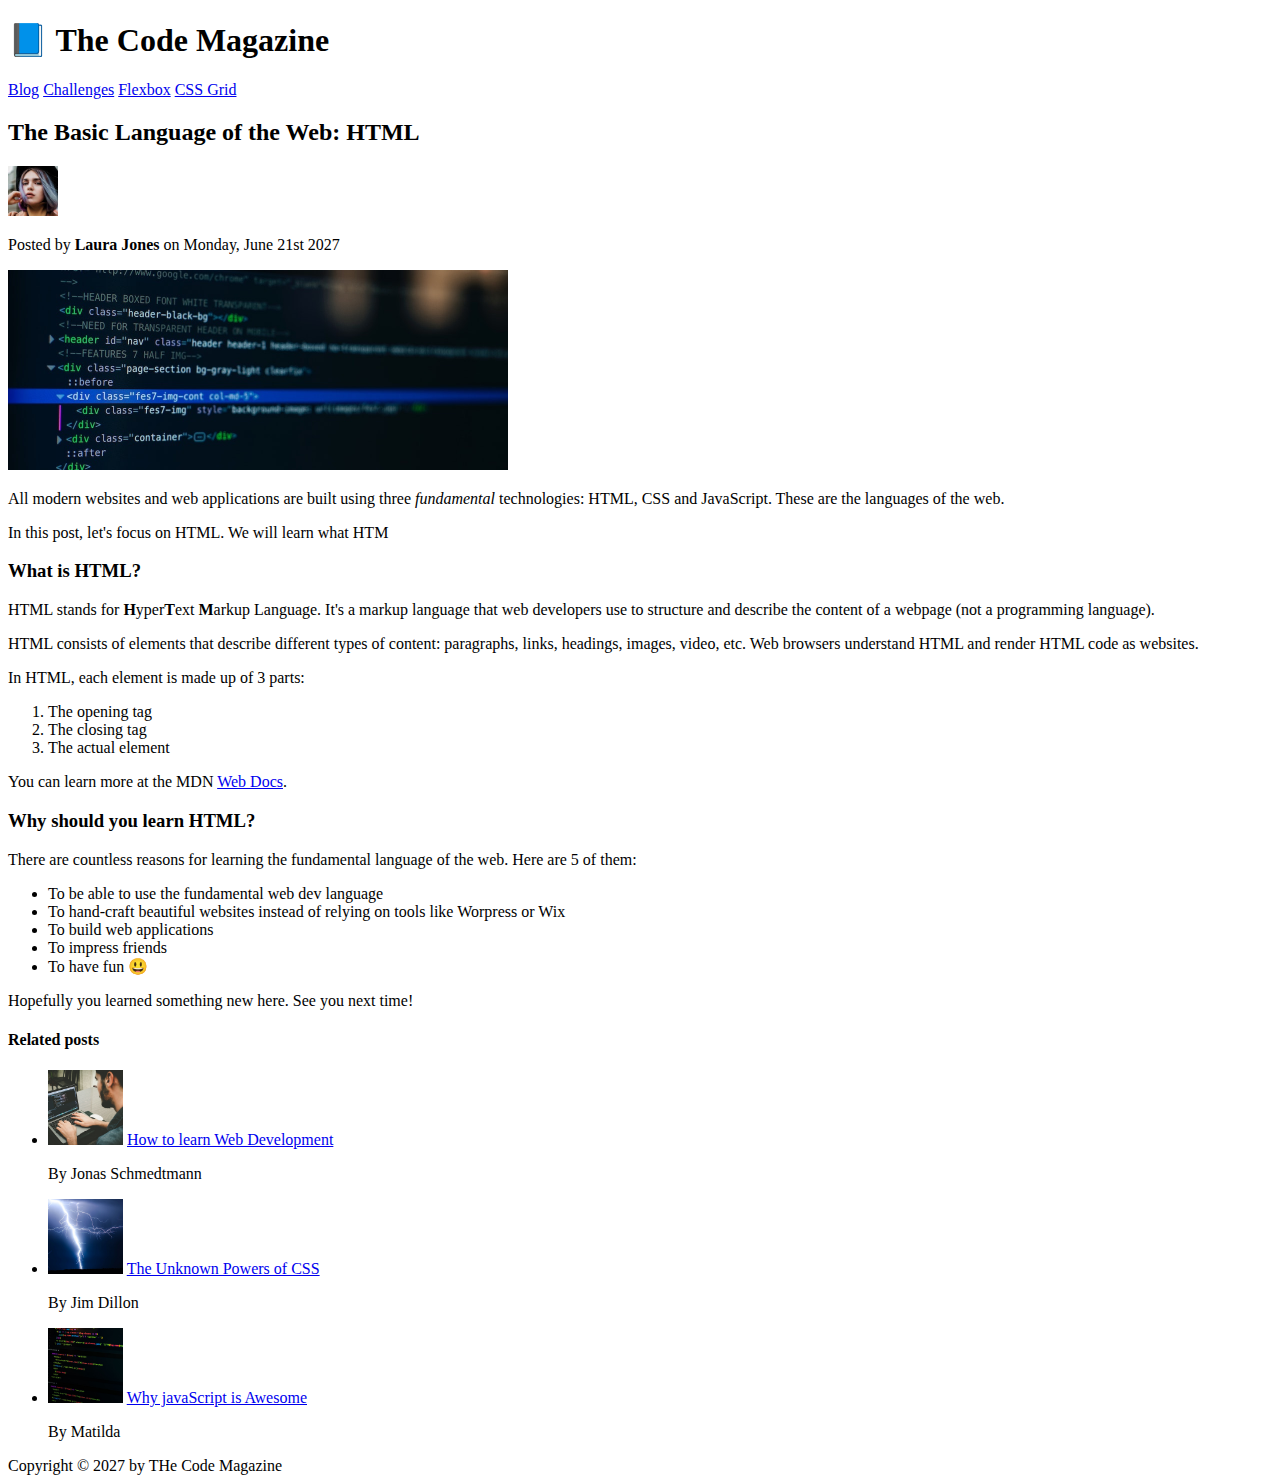
<file: starter/02-HTML-Fundamentals/index.html>
<!DOCTYPE html>
<html lang="en">
  <head>
    <meta charset="UTF-8" />
    <title>The Basic Language of the Web: HTML</title>
  </head>
  <body>
    <header>
      <h1>📘 The Code Magazine</h1>
      <nav>
        <a href="blog.html" target="_blank">Blog</a>
        <a href="#">Challenges</a>
        <a href="#">Flexbox</a>
        <a href="#">CSS Grid</a>
      </nav>
    </header>

    <article>
      <header>
        <h2>The Basic Language of the Web: HTML</h2>
        <img
          src="img/laura-jones.jpg"
          alt="headshot of Laura Jones"
          width="50"
          height="50"
        />
        <p>Posted by <strong>Laura Jones</strong> on Monday, June 21st 2027</p>
        <img src="img/post-img.jpg" alt="HTML code on the screen" width="500" />
      </header>
      <p>
        All modern websites and web applications are built using three
        <em>fundamental</em> technologies: HTML, CSS and JavaScript. These are
        the languages of the web.
      </p>
      <p>In this post, let's focus on HTML. We will learn what HTM</p>

      <h3>What is HTML?</h3>
      <p>
        HTML stands for <strong>H</strong>yper<strong>T</strong>ext
        <strong>M</strong>arkup Language. It's a markup language that web
        developers use to structure and describe the content of a webpage (not a
        programming language).
      </p>
      <p>
        HTML consists of elements that describe different types of content:
        paragraphs, links, headings, images, video, etc. Web browsers understand
        HTML and render HTML code as websites.
      </p>
      <p>In HTML, each element is made up of 3 parts:</p>
      <ol>
        <li>The opening tag</li>
        <li>The closing tag</li>
        <li>The actual element</li>
      </ol>
      <p>
        You can learn more at the MDN
        <a
          href="https://developer.mozilla.org/en-US/docs/Web/HTML"
          target="_blank"
          >Web Docs</a
        >.
      </p>

      <h3>Why should you learn HTML?</h3>
      <p>
        There are countless reasons for learning the fundamental language of the
        web. Here are 5 of them:
      </p>
      <ul>
        <li>To be able to use the fundamental web dev language</li>
        <li>
          To hand-craft beautiful websites instead of relying on tools like
          Worpress or Wix
        </li>
        <li>To build web applications</li>
        <li>To impress friends</li>
        <li>To have fun 😃</li>
      </ul>

      Hopefully you learned something new here. See you next time!
    </article>

    <aside>
      <h4>Related posts</h4>
      <ul>
        <li>
          <img
            src="img/related-1.jpg"
            alt="person programming"
            width="75"
            height="75"
          />
          <a href="#">How to learn Web Development</a>
          <p>By Jonas Schmedtmann</p>
        </li>
        <li>
          <img src="img/related-2.jpg" alt="lighting" width="75" height="75" />
          <a href="#">The Unknown Powers of CSS</a>
          <p>By Jim Dillon</p>
        </li>
        <li>
          <img src="img/related-3.jpg" alt="code" width="75" height="75" />
          <a href="#">Why javaScript is Awesome</a>
          <p>By Matilda</p>
        </li>
      </ul>
    </aside>
    <footer>Copyright &copy; 2027 by THe Code Magazine</footer>
  </body>
</html>
</file>
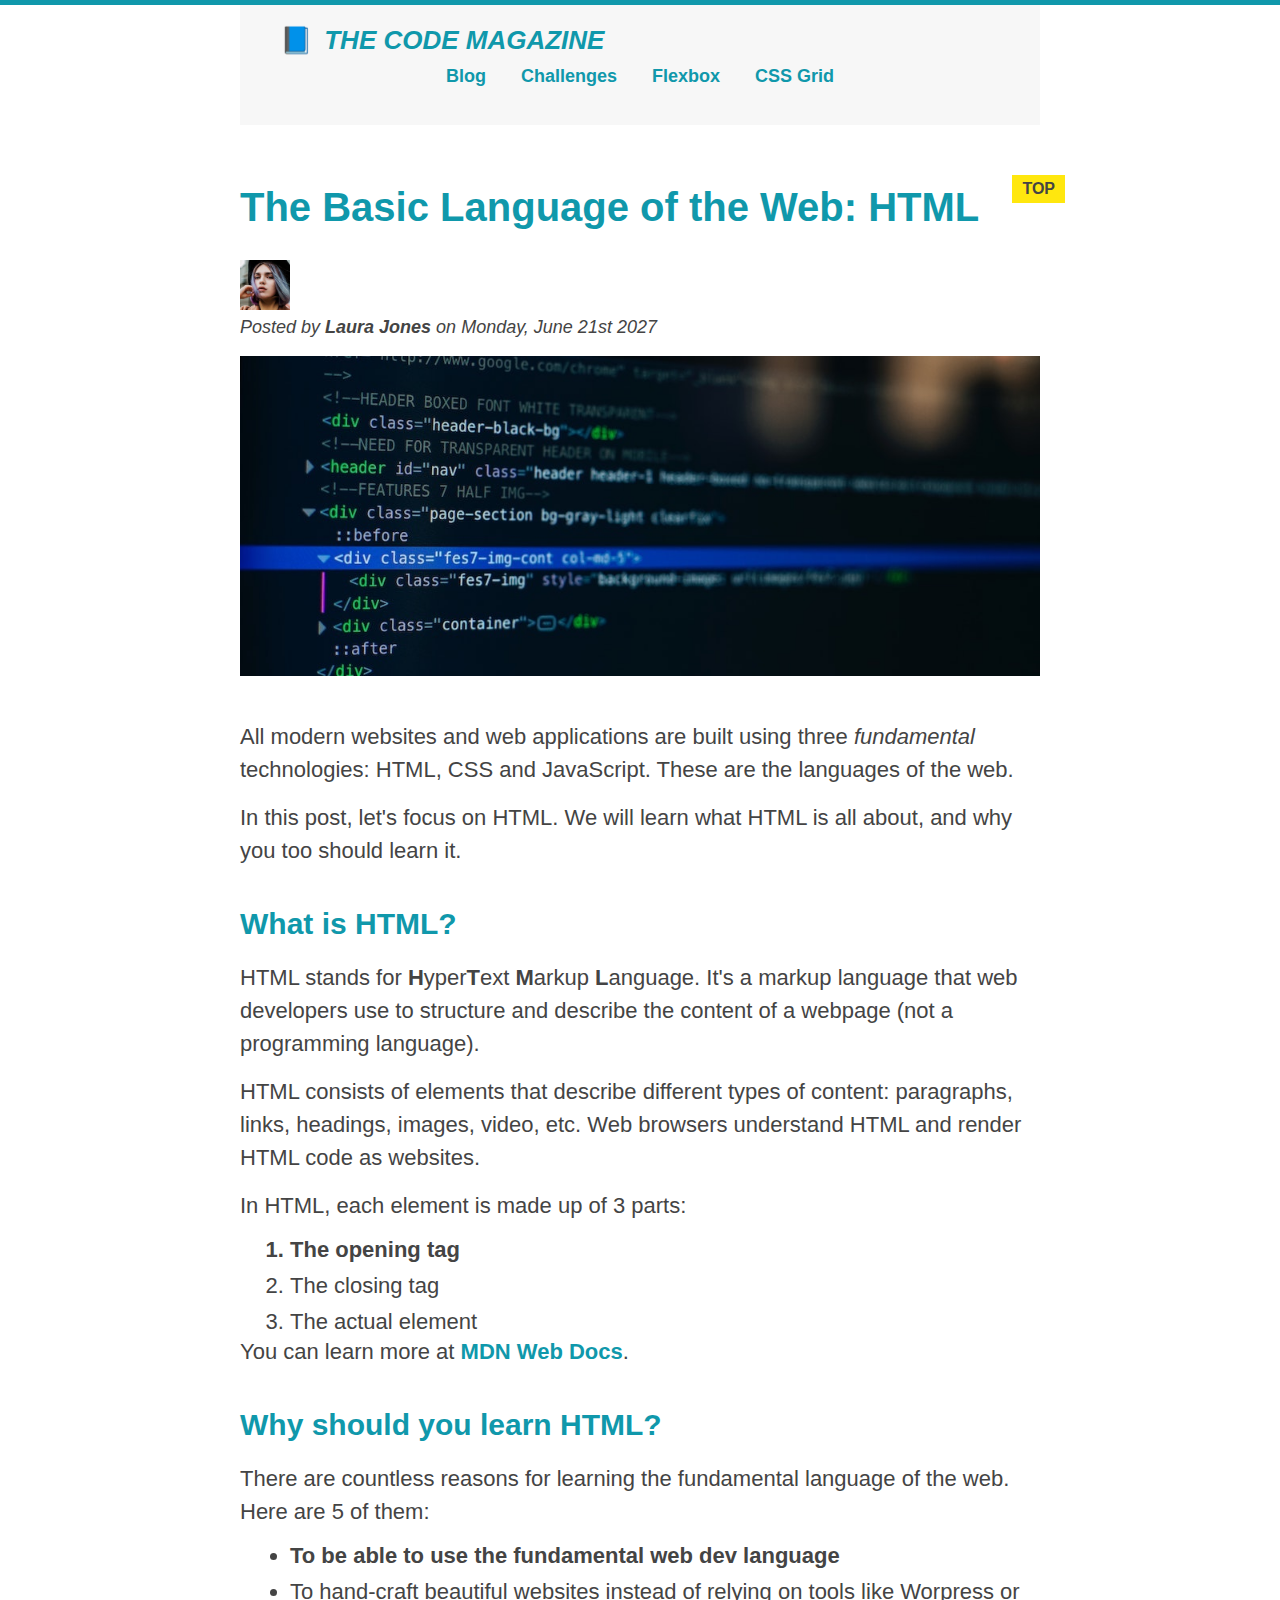
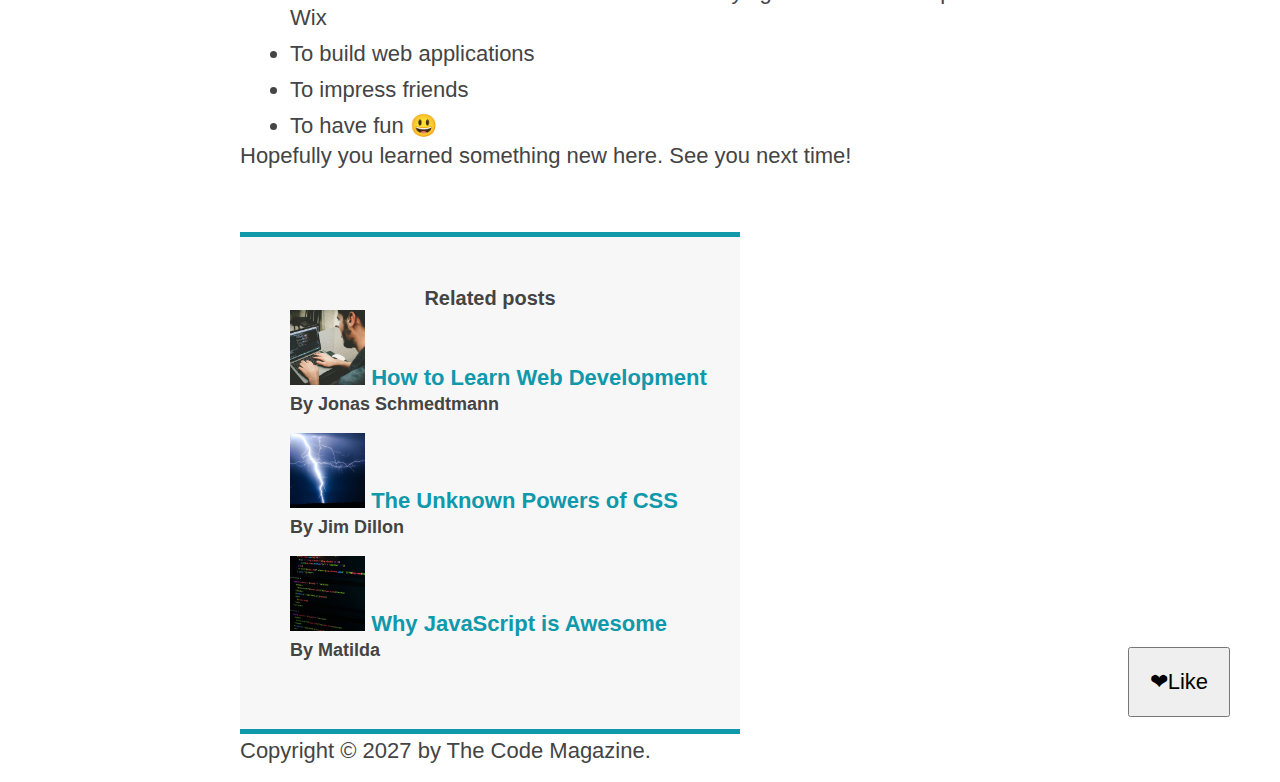
<file: starter/03-CSS-Fundamentals/index.html>
<!DOCTYPE html>
<html lang="en">
  <head>
    <meta charset="UTF-8" />
    <link href="style.css" rel="stylesheet" />
    <title>The Basic Language of the Web: HTML</title>
  </head>

  <body>
    <div class="container">
      <!--
    <h1>The Basic Language of the Web: HTML</h1>
    <h2>The Basic Language of the Web: HTML</h2>
    <h3>The Basic Language of the Web: HTML</h3>
    <h4>The Basic Language of the Web: HTML</h4>
    <h5>The Basic Language of the Web: HTML</h5>
    <h6>The Basic Language of the Web: HTML</h6>
    -->

      <header class="main-header">
        <h1>📘 The Code Magazine</h1>

        <nav>
          <a href="blog.html">Blog</a>
          <a href="#">Challenges</a>
          <a href="#">Flexbox</a>
          <a href="#">CSS Grid</a>
        </nav>
      </header>

      <article>
        <header class="post-header">
          <h2>The Basic Language of the Web: HTML</h2>

          <img
            src="img/laura-jones.jpg"
            alt="Headshot of Laura Jones"
            height="50"
            width="50"
          />
          <p id="author">
            Posted by <strong>Laura Jones</strong> on Monday, June 21st 2027
          </p>

          <img
            src="img/post-img.jpg"
            alt="HTML code on a screen"
            width="500"
            height="200"
            class="post-img"
          />
          <button>❤Like</button>
        </header>

        <p>
          All modern websites and web applications are built using three
          <em>fundamental</em>
          technologies: HTML, CSS and JavaScript. These are the languages of the
          web.
        </p>

        <p>
          In this post, let's focus on HTML. We will learn what HTML is all
          about, and why you too should learn it.
        </p>

        <h3>What is HTML?</h3>
        <p>
          HTML stands for <strong>H</strong>yper<strong>T</strong>ext
          <strong>M</strong>arkup <strong>L</strong>anguage. It's a markup
          language that web developers use to structure and describe the content
          of a webpage (not a programming language).
        </p>
        <p>
          HTML consists of elements that describe different types of content:
          paragraphs, links, headings, images, video, etc. Web browsers
          understand HTML and render HTML code as websites.
        </p>
        <p>In HTML, each element is made up of 3 parts:</p>

        <ol>
          <li class="first-li">The opening tag</li>
          <li>The closing tag</li>
          <li>The actual element</li>
        </ol>

        <p>
          You can learn more at
          <a
            href="https://developer.mozilla.org/en-US/docs/Web/HTML"
            target="_blank"
            >MDN Web Docs</a
          >.
        </p>

        <h3>Why should you learn HTML?</h3>

        <p>
          There are countless reasons for learning the fundamental language of
          the web. Here are 5 of them:
        </p>

        <ul>
          <li class="first-li">
            To be able to use the fundamental web dev language
          </li>
          <li>
            To hand-craft beautiful websites instead of relying on tools like
            Worpress or Wix
          </li>
          <li>To build web applications</li>
          <li>To impress friends</li>
          <li>To have fun 😃</li>
        </ul>

        <p>Hopefully you learned something new here. See you next time!</p>
      </article>

      <aside>
        <h4>Related posts</h4>

        <ul class="related">
          <li>
            <img
              src="img/related-1.jpg"
              alt="Person programming"
              width="75"
              height="75"
            />
            <a href="#">How to Learn Web Development</a>
            <p class="related-author">By Jonas Schmedtmann</p>
          </li>
          <li>
            <img
              src="img/related-2.jpg"
              alt="Lightning"
              width="75"
              height="75"
            />
            <a href="#">The Unknown Powers of CSS</a>
            <p class="related-author">By Jim Dillon</p>
          </li>
          <li>
            <img
              src="img/related-3.jpg"
              alt="JavaScript code on a screen"
              width="75"
              height="75"
            />
            <a href="#">Why JavaScript is Awesome</a>
            <p class="related-author">By Matilda</p>
          </li>
        </ul>
      </aside>

      <footer>
        <p id="copyright" class="copyright text">
          Copyright &copy; 2027 by The Code Magazine.
        </p>
      </footer>
    </div>
  </body>
</html>
</file>
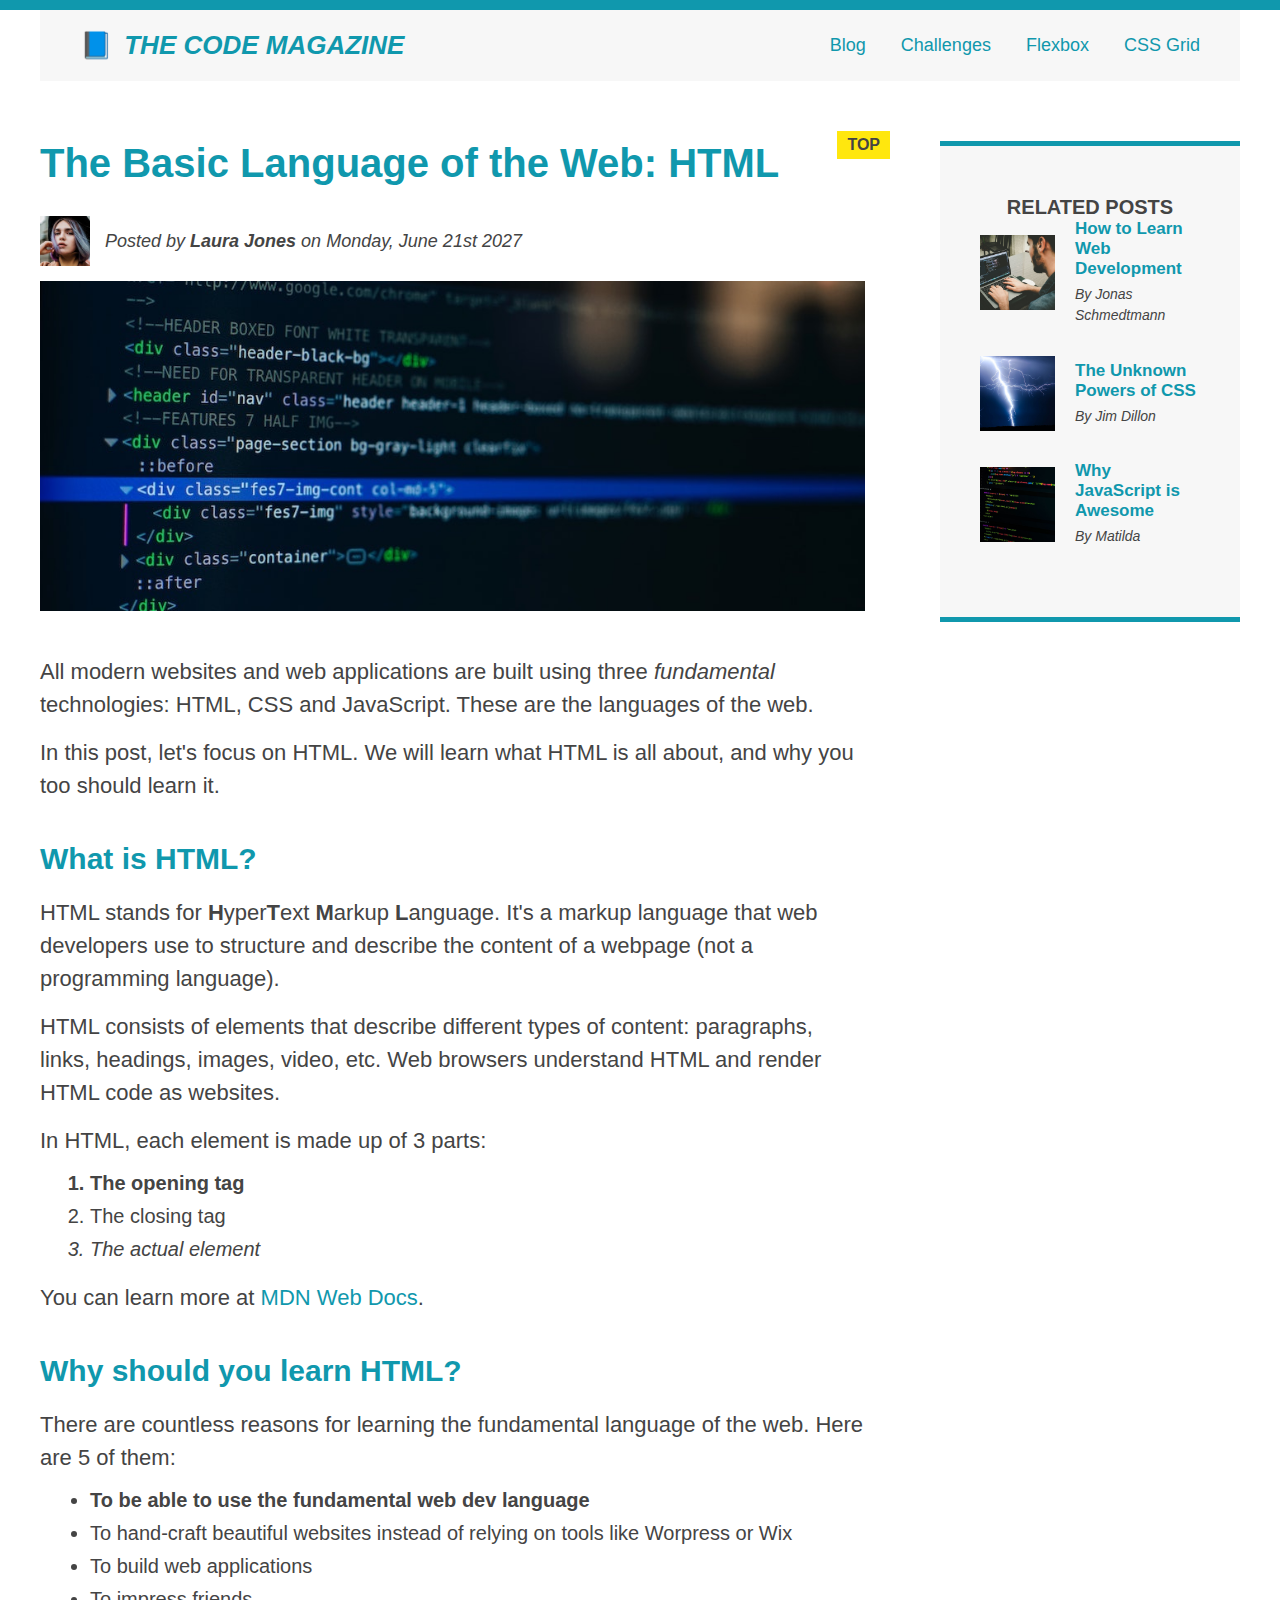
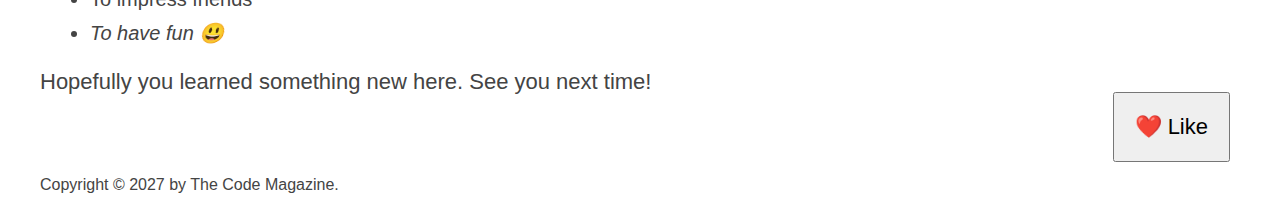
<file: starter/04-CSS-Layouts/index.html>
<!DOCTYPE html>
<html lang="en">
  <head>
    <meta charset="UTF-8" />
    <link href="style.css" rel="stylesheet" />

    <title>The Basic Language of the Web: HTML</title>
  </head>

  <body>
    <!--
    <h1>The Basic Language of the Web: HTML</h1>
    <h2>The Basic Language of the Web: HTML</h2>
    <h3>The Basic Language of the Web: HTML</h3>
    <h4>The Basic Language of the Web: HTML</h4>
    <h5>The Basic Language of the Web: HTML</h5>
    <h6>The Basic Language of the Web: HTML</h6>
    -->

    <div class="container">
      <header class="main-header clearfix">
        <h1>📘 The Code Magazine</h1>

        <nav>
          <!-- <strong>This is the navigation</strong> -->
          <a href="blog.html">Blog</a>
          <a href="#">Challenges</a>
          <a href="flexbox.html">Flexbox</a>
          <a href="css-grid.html">CSS Grid</a>
        </nav>
        <!-- <div class="clear"></div> -->
      </header>
      <!-- only necessary -->
      <!-- <div class="row"> -->
      <article>
        <header class="post-header">
          <h2>The Basic Language of the Web: HTML</h2>

          <div class="author-box">
            <img
              src="img/laura-jones.jpg"
              alt="Headshot of Laura Jones"
              height="50"
              width="50"
              class="author-img"
            />

            <p id="author" class="author">
              Posted by <strong>Laura Jones</strong> on Monday, June 21st 2027
            </p>
          </div>

          <img
            src="img/post-img.jpg"
            alt="HTML code on a screen"
            width="500"
            height="200"
            class="post-img"
          />
          <button>❤️ Like</button>
        </header>

        <p>
          All modern websites and web applications are built using three
          <em>fundamental</em>
          technologies: HTML, CSS and JavaScript. These are the languages of the
          web.
        </p>

        <p>
          In this post, let's focus on HTML. We will learn what HTML is all
          about, and why you too should learn it.
        </p>

        <h3>What is HTML?</h3>
        <p>
          HTML stands for <strong>H</strong>yper<strong>T</strong>ext
          <strong>M</strong>arkup <strong>L</strong>anguage. It's a markup
          language that web developers use to structure and describe the content
          of a webpage (not a programming language).
        </p>
        <p>
          HTML consists of elements that describe different types of content:
          paragraphs, links, headings, images, video, etc. Web browsers
          understand HTML and render HTML code as websites.
        </p>
        <p>In HTML, each element is made up of 3 parts:</p>

        <ol>
          <li class="first-li">The opening tag</li>
          <li>The closing tag</li>
          <li>The actual element</li>
        </ol>

        <p>
          You can learn more at
          <a
            href="https://developer.mozilla.org/en-US/docs/Web/HTML"
            target="_blank"
            >MDN Web Docs</a
          >.
        </p>

        <h3>Why should you learn HTML?</h3>

        <p>
          There are countless reasons for learning the fundamental language of
          the web. Here are 5 of them:
        </p>

        <ul>
          <li class="first-li">
            To be able to use the fundamental web dev language
          </li>
          <li>
            To hand-craft beautiful websites instead of relying on tools like
            Worpress or Wix
          </li>
          <li>To build web applications</li>
          <li>To impress friends</li>
          <li>To have fun 😃</li>
        </ul>

        <p>Hopefully you learned something new here. See you next time!</p>
      </article>

      <aside>
        <h4>Related posts</h4>

        <ul class="related">
          <li class="related-post">
            <img
              src="img/related-1.jpg"
              alt="Person programming"
              width="75"
              height="75"
            />
            <div>
              <a href="#" class="related-link">How to Learn Web Development</a>
              <p class="related-author">By Jonas Schmedtmann</p>
            </div>
          </li>
          <li class="related-post">
            <img
              src="img/related-2.jpg"
              alt="Lightning"
              width="75"
              height="75"
            />
            <div>
              <a href="#" class="related-link">The Unknown Powers of CSS</a>
              <p class="related-author">By Jim Dillon</p>
            </div>
          </li>
          <li class="related-post">
            <img
              src="img/related-3.jpg"
              alt="JavaScript code on a screen"
              width="75"
              height="75"
            />
            <div>
              <a href="#" class="related-link">Why JavaScript is Awesome</a>
              <p class="related-author">By Matilda</p>
            </div>
          </li>
        </ul>
      </aside>
      <!-- </div> -->
      <footer>
        <p id="copyright" class="copyright text">
          Copyright &copy; 2027 by The Code Magazine.
        </p>
      </footer>
    </div>
  </body>
</html>
</file>
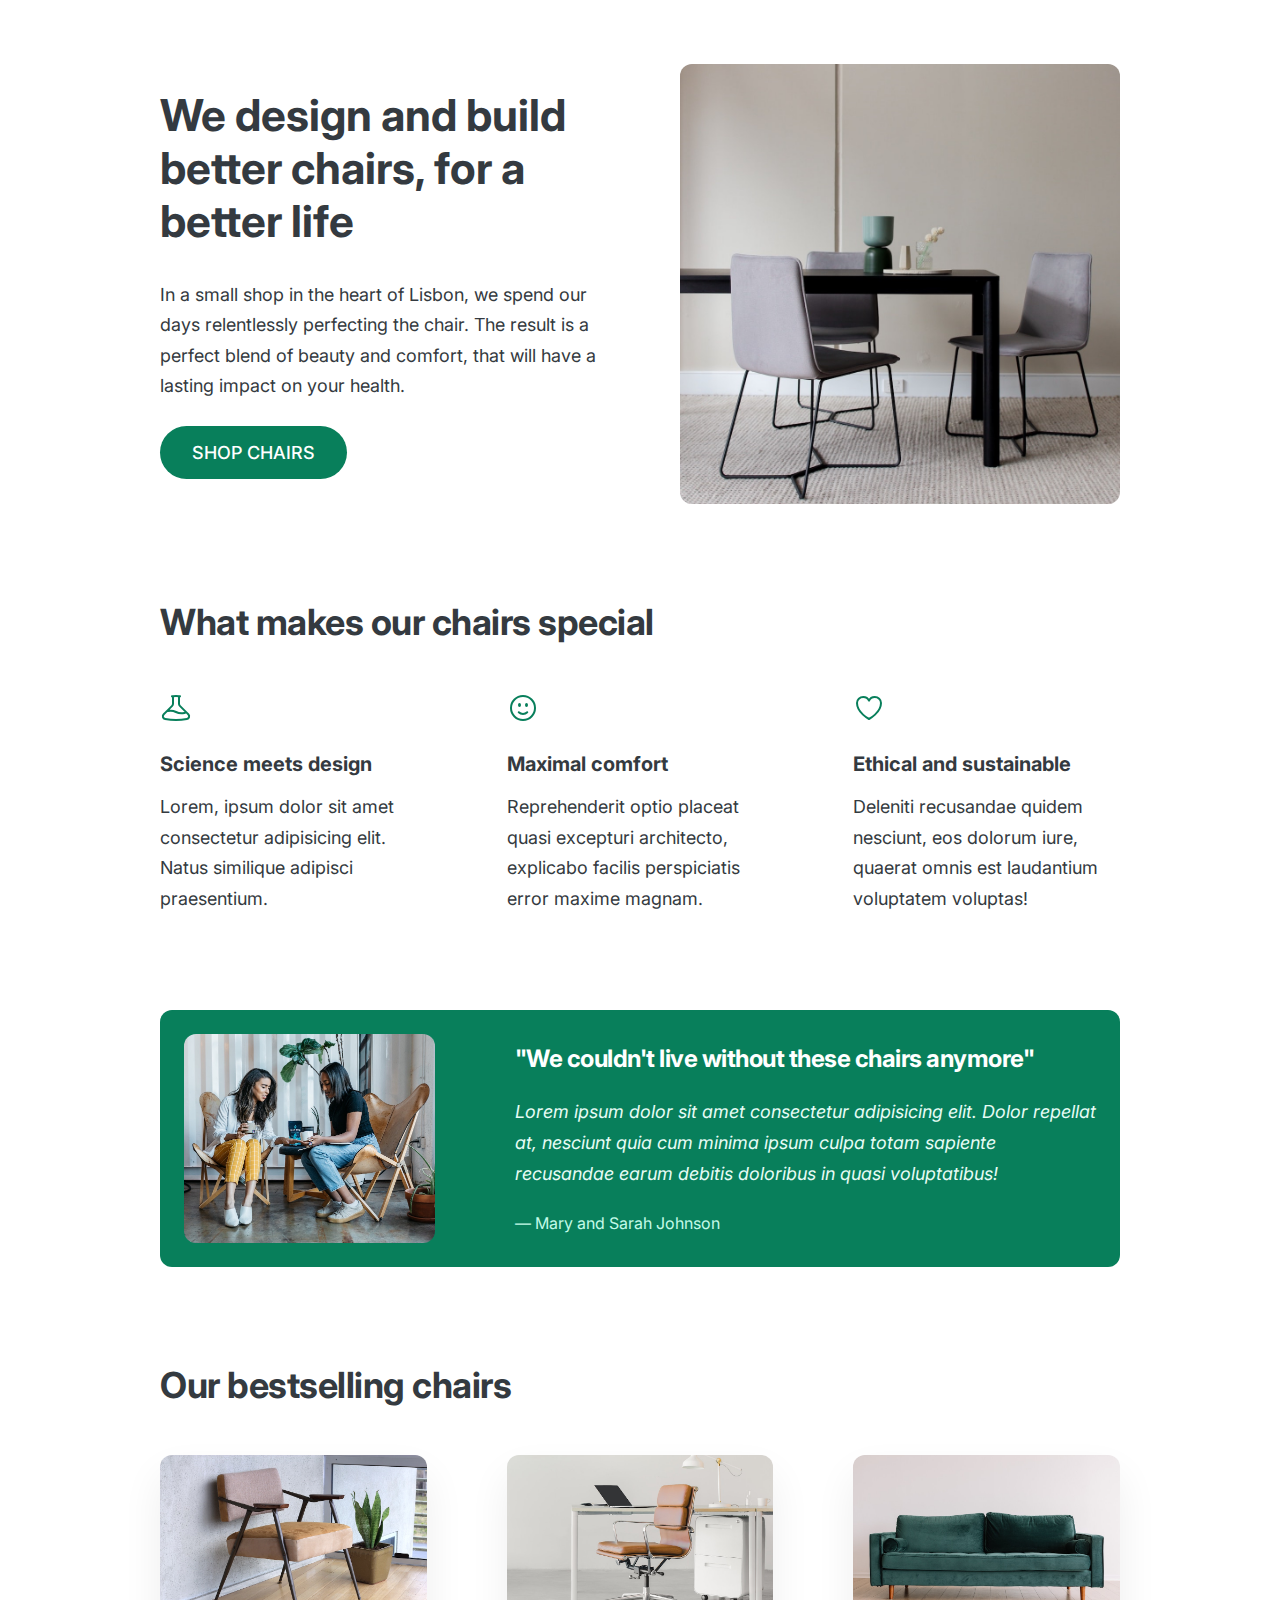
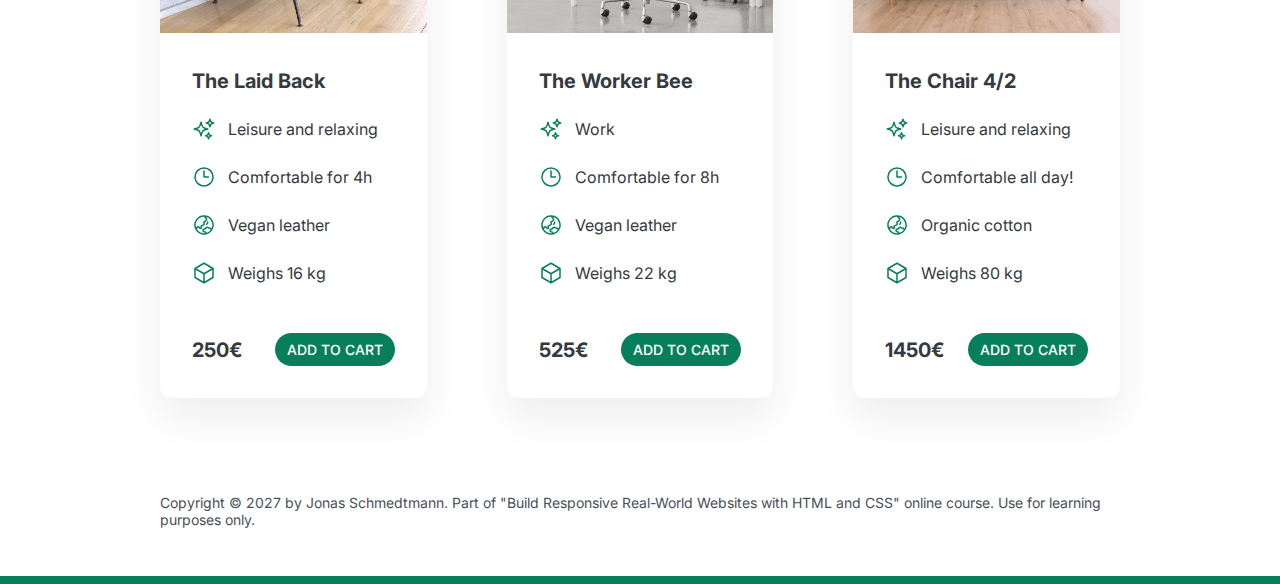
<file: starter/05-Design/index.html>
<!DOCTYPE html>
<html lang="en">
  <head>
    <meta charset="UTF-8" />
    <meta http-equiv="X-UA-Compatible" content="IE=edge" />
    <meta name="viewport" content="width=device-width, initial-scale=1.0" />
    <link rel="preconnect" href="https://fonts.googleapis.com" />
    <link rel="preconnect" href="https://fonts.gstatic.com" crossorigin />
    <link
      href="https://fonts.googleapis.com/css2?family=Inter:wght@400;500;700&display=swap"
      rel="stylesheet"
    />
    <link rel="stylesheet" href="style.css" />
    <title>Lisbon Chair Shop</title>
  </head>
  <body>
    <div class="container">
      <header>
        <div class="header-text-box">
          <h1>We design and build better chairs, for a better life</h1>
          <p class="header-text">
            In a small shop in the heart of Lisbon, we spend our days
            relentlessly perfecting the chair. The result is a perfect blend of
            beauty and comfort, that will have a lasting impact on your health.
          </p>
          <a class="btn btn--big" href="#">Shop chairs</a>
        </div>
        <img src="hero.jpg" alt="Photo" />
      </header>

      <section>
        <h2>What makes our chairs special</h2>
        <div class="grid-3-cols">
          <div>
            <svg
              xmlns="http://www.w3.org/2000/svg"
              fill="none"
              viewBox="0 0 24 24"
              stroke-width="1.5"
              stroke="currentColor"
              class="features-icon"
            >
              <path
                stroke-linecap="round"
                stroke-linejoin="round"
                d="M9.75 3.104v5.714a2.25 2.25 0 01-.659 1.591L5 14.5M9.75 3.104c-.251.023-.501.05-.75.082m.75-.082a24.301 24.301 0 014.5 0m0 0v5.714c0 .597.237 1.17.659 1.591L19.8 15.3M14.25 3.104c.251.023.501.05.75.082M19.8 15.3l-1.57.393A9.065 9.065 0 0112 15a9.065 9.065 0 00-6.23-.693L5 14.5m14.8.8l1.402 1.402c1.232 1.232.65 3.318-1.067 3.611A48.309 48.309 0 0112 21c-2.773 0-5.491-.235-8.135-.687-1.718-.293-2.3-2.379-1.067-3.61L5 14.5"
              />
            </svg>

            <p class="features-title"><strong>Science meets design</strong></p>
            <p class="features-text">
              Lorem, ipsum dolor sit amet consectetur adipisicing elit. Natus
              similique adipisci praesentium.
            </p>
          </div>

          <div>
            <svg
              xmlns="http://www.w3.org/2000/svg"
              fill="none"
              viewBox="0 0 24 24"
              stroke-width="1.5"
              stroke="currentColor"
              class="features-icon"
            >
              <path
                stroke-linecap="round"
                stroke-linejoin="round"
                d="M15.182 15.182a4.5 4.5 0 01-6.364 0M21 12a9 9 0 11-18 0 9 9 0 0118 0zM9.75 9.75c0 .414-.168.75-.375.75S9 10.164 9 9.75 9.168 9 9.375 9s.375.336.375.75zm-.375 0h.008v.015h-.008V9.75zm5.625 0c0 .414-.168.75-.375.75s-.375-.336-.375-.75.168-.75.375-.75.375.336.375.75zm-.375 0h.008v.015h-.008V9.75z"
              />
            </svg>

            <p class="features-title">
              <strong>Maximal comfort</strong>
            </p>
            <p class="features-text">
              Reprehenderit optio placeat quasi excepturi architecto, explicabo
              facilis perspiciatis error maxime magnam.
            </p>
          </div>

          <div>
            <svg
              xmlns="http://www.w3.org/2000/svg"
              fill="none"
              viewBox="0 0 24 24"
              stroke-width="1.5"
              stroke="currentColor"
              class="features-icon"
            >
              <path
                stroke-linecap="round"
                stroke-linejoin="round"
                d="M21 8.25c0-2.485-2.099-4.5-4.688-4.5-1.935 0-3.597 1.126-4.312 2.733-.715-1.607-2.377-2.733-4.313-2.733C5.1 3.75 3 5.765 3 8.25c0 7.22 9 12 9 12s9-4.78 9-12z"
              />
            </svg>

            <p class="features-title">
              <strong>Ethical and sustainable</strong>
            </p>
            <p class="features-text">
              Deleniti recusandae quidem nesciunt, eos dolorum iure, quaerat
              omnis est laudantium voluptatem voluptas!
            </p>
          </div>
        </div>
      </section>

      <section class="testimonial-section">
        <div class="grid-3-cols">
          <img src="customers.jpg" alt="People sitting on chairs" />
          <div class="testimonial-box">
            <h2>"We couldn't live without these chairs anymore"</h2>
            <blockquote class="testimonial-text">
              Lorem ipsum dolor sit amet consectetur adipisicing elit. Dolor
              repellat at, nesciunt quia cum minima ipsum culpa totam sapiente
              recusandae earum debitis doloribus in quasi voluptatibus!
            </blockquote>
            <p class="testimonial-author">&mdash; Mary and Sarah Johnson</p>
          </div>
        </div>
      </section>

      <section>
        <h2>Our bestselling chairs</h2>
        <div class="grid-3-cols">
          <figure class="chair">
            <img src="chair-1.jpg" alt="Chair" />
            <div class="chair-box">
              <h3>The Laid Back</h3>
              <ul class="chair-details">
                <li>
                  <svg
                    xmlns="http://www.w3.org/2000/svg"
                    fill="none"
                    viewBox="0 0 24 24"
                    stroke-width="1.5"
                    stroke="currentColor"
                    class="chair-icon"
                  >
                    <path
                      stroke-linecap="round"
                      stroke-linejoin="round"
                      d="M9.813 15.904L9 18.75l-.813-2.846a4.5 4.5 0 00-3.09-3.09L2.25 12l2.846-.813a4.5 4.5 0 003.09-3.09L9 5.25l.813 2.846a4.5 4.5 0 003.09 3.09L15.75 12l-2.846.813a4.5 4.5 0 00-3.09 3.09zM18.259 8.715L18 9.75l-.259-1.035a3.375 3.375 0 00-2.455-2.456L14.25 6l1.036-.259a3.375 3.375 0 002.455-2.456L18 2.25l.259 1.035a3.375 3.375 0 002.456 2.456L21.75 6l-1.035.259a3.375 3.375 0 00-2.456 2.456zM16.894 20.567L16.5 21.75l-.394-1.183a2.25 2.25 0 00-1.423-1.423L13.5 18.75l1.183-.394a2.25 2.25 0 001.423-1.423l.394-1.183.394 1.183a2.25 2.25 0 001.423 1.423l1.183.394-1.183.394a2.25 2.25 0 00-1.423 1.423z"
                    />
                  </svg>

                  <!-- Span is a generic INLINE text element, it doesn't have any meaning. It's like a div element, but inline -->
                  <span>Leisure and relaxing</span>
                </li>
                <li>
                  <svg
                    xmlns="http://www.w3.org/2000/svg"
                    fill="none"
                    viewBox="0 0 24 24"
                    stroke-width="1.5"
                    stroke="currentColor"
                    class="chair-icon"
                  >
                    <path
                      stroke-linecap="round"
                      stroke-linejoin="round"
                      d="M12 6v6h4.5m4.5 0a9 9 0 11-18 0 9 9 0 0118 0z"
                    />
                  </svg>

                  <span>Comfortable for 4h</span>
                </li>
                <li>
                  <svg
                    xmlns="http://www.w3.org/2000/svg"
                    fill="none"
                    viewBox="0 0 24 24"
                    stroke-width="1.5"
                    stroke="currentColor"
                    class="chair-icon"
                  >
                    <path
                      stroke-linecap="round"
                      stroke-linejoin="round"
                      d="M12.75 3.03v.568c0 .334.148.65.405.864l1.068.89c.442.369.535 1.01.216 1.49l-.51.766a2.25 2.25 0 01-1.161.886l-.143.048a1.107 1.107 0 00-.57 1.664c.369.555.169 1.307-.427 1.605L9 13.125l.423 1.059a.956.956 0 01-1.652.928l-.679-.906a1.125 1.125 0 00-1.906.172L4.5 15.75l-.612.153M12.75 3.031a9 9 0 00-8.862 12.872M12.75 3.031a9 9 0 016.69 14.036m0 0l-.177-.529A2.25 2.25 0 0017.128 15H16.5l-.324-.324a1.453 1.453 0 00-2.328.377l-.036.073a1.586 1.586 0 01-.982.816l-.99.282c-.55.157-.894.702-.8 1.267l.073.438c.08.474.49.821.97.821.846 0 1.598.542 1.865 1.345l.215.643m5.276-3.67a9.012 9.012 0 01-5.276 3.67m0 0a9 9 0 01-10.275-4.835M15.75 9c0 .896-.393 1.7-1.016 2.25"
                    />
                  </svg>

                  <span>Vegan leather</span>
                </li>
                <li>
                  <svg
                    xmlns="http://www.w3.org/2000/svg"
                    fill="none"
                    viewBox="0 0 24 24"
                    stroke-width="1.5"
                    stroke="currentColor"
                    class="chair-icon"
                  >
                    <path
                      stroke-linecap="round"
                      stroke-linejoin="round"
                      d="M21 7.5l-9-5.25L3 7.5m18 0l-9 5.25m9-5.25v9l-9 5.25M3 7.5l9 5.25M3 7.5v9l9 5.25m0-9v9"
                    />
                  </svg>

                  <span>Weighs 16 kg</span>
                </li>
              </ul>
              <div class="chair-price">
                <strong>250€</strong>
                <a href="#" class="btn btn--small">Add to cart</a>
              </div>
            </div>
          </figure>

          <figure class="chair">
            <img src="chair-2.jpg" alt="Chair" />
            <div class="chair-box">
              <h3>The Worker Bee</h3>
              <ul class="chair-details">
                <li>
                  <svg
                    xmlns="http://www.w3.org/2000/svg"
                    fill="none"
                    viewBox="0 0 24 24"
                    stroke-width="1.5"
                    stroke="currentColor"
                    class="chair-icon"
                  >
                    <path
                      stroke-linecap="round"
                      stroke-linejoin="round"
                      d="M9.813 15.904L9 18.75l-.813-2.846a4.5 4.5 0 00-3.09-3.09L2.25 12l2.846-.813a4.5 4.5 0 003.09-3.09L9 5.25l.813 2.846a4.5 4.5 0 003.09 3.09L15.75 12l-2.846.813a4.5 4.5 0 00-3.09 3.09zM18.259 8.715L18 9.75l-.259-1.035a3.375 3.375 0 00-2.455-2.456L14.25 6l1.036-.259a3.375 3.375 0 002.455-2.456L18 2.25l.259 1.035a3.375 3.375 0 002.456 2.456L21.75 6l-1.035.259a3.375 3.375 0 00-2.456 2.456zM16.894 20.567L16.5 21.75l-.394-1.183a2.25 2.25 0 00-1.423-1.423L13.5 18.75l1.183-.394a2.25 2.25 0 001.423-1.423l.394-1.183.394 1.183a2.25 2.25 0 001.423 1.423l1.183.394-1.183.394a2.25 2.25 0 00-1.423 1.423z"
                    />
                  </svg>
                  <span>Work</span>
                </li>
                <li>
                  <svg
                    xmlns="http://www.w3.org/2000/svg"
                    fill="none"
                    viewBox="0 0 24 24"
                    stroke-width="1.5"
                    stroke="currentColor"
                    class="chair-icon"
                  >
                    <path
                      stroke-linecap="round"
                      stroke-linejoin="round"
                      d="M12 6v6h4.5m4.5 0a9 9 0 11-18 0 9 9 0 0118 0z"
                    />
                  </svg>
                  <span>Comfortable for 8h</span>
                </li>
                <li>
                  <svg
                    xmlns="http://www.w3.org/2000/svg"
                    fill="none"
                    viewBox="0 0 24 24"
                    stroke-width="1.5"
                    stroke="currentColor"
                    class="chair-icon"
                  >
                    <path
                      stroke-linecap="round"
                      stroke-linejoin="round"
                      d="M12.75 3.03v.568c0 .334.148.65.405.864l1.068.89c.442.369.535 1.01.216 1.49l-.51.766a2.25 2.25 0 01-1.161.886l-.143.048a1.107 1.107 0 00-.57 1.664c.369.555.169 1.307-.427 1.605L9 13.125l.423 1.059a.956.956 0 01-1.652.928l-.679-.906a1.125 1.125 0 00-1.906.172L4.5 15.75l-.612.153M12.75 3.031a9 9 0 00-8.862 12.872M12.75 3.031a9 9 0 016.69 14.036m0 0l-.177-.529A2.25 2.25 0 0017.128 15H16.5l-.324-.324a1.453 1.453 0 00-2.328.377l-.036.073a1.586 1.586 0 01-.982.816l-.99.282c-.55.157-.894.702-.8 1.267l.073.438c.08.474.49.821.97.821.846 0 1.598.542 1.865 1.345l.215.643m5.276-3.67a9.012 9.012 0 01-5.276 3.67m0 0a9 9 0 01-10.275-4.835M15.75 9c0 .896-.393 1.7-1.016 2.25"
                    />
                  </svg>
                  <span>Vegan leather</span>
                </li>
                <li>
                  <svg
                    xmlns="http://www.w3.org/2000/svg"
                    fill="none"
                    viewBox="0 0 24 24"
                    stroke-width="1.5"
                    stroke="currentColor"
                    class="chair-icon"
                  >
                    <path
                      stroke-linecap="round"
                      stroke-linejoin="round"
                      d="M21 7.5l-9-5.25L3 7.5m18 0l-9 5.25m9-5.25v9l-9 5.25M3 7.5l9 5.25M3 7.5v9l9 5.25m0-9v9"
                    />
                  </svg>
                  <span>Weighs 22 kg</span>
                </li>
              </ul>
              <div class="chair-price">
                <strong>525€</strong>
                <a href="#" class="btn btn--small">Add to cart</a>
              </div>
            </div>
          </figure>

          <figure class="chair">
            <img src="chair-3.jpg" alt="Chair" />
            <div class="chair-box">
              <h3>The Chair 4/2</h3>
              <ul class="chair-details">
                <li>
                  <svg
                    xmlns="http://www.w3.org/2000/svg"
                    fill="none"
                    viewBox="0 0 24 24"
                    stroke-width="1.5"
                    stroke="currentColor"
                    class="chair-icon"
                  >
                    <path
                      stroke-linecap="round"
                      stroke-linejoin="round"
                      d="M9.813 15.904L9 18.75l-.813-2.846a4.5 4.5 0 00-3.09-3.09L2.25 12l2.846-.813a4.5 4.5 0 003.09-3.09L9 5.25l.813 2.846a4.5 4.5 0 003.09 3.09L15.75 12l-2.846.813a4.5 4.5 0 00-3.09 3.09zM18.259 8.715L18 9.75l-.259-1.035a3.375 3.375 0 00-2.455-2.456L14.25 6l1.036-.259a3.375 3.375 0 002.455-2.456L18 2.25l.259 1.035a3.375 3.375 0 002.456 2.456L21.75 6l-1.035.259a3.375 3.375 0 00-2.456 2.456zM16.894 20.567L16.5 21.75l-.394-1.183a2.25 2.25 0 00-1.423-1.423L13.5 18.75l1.183-.394a2.25 2.25 0 001.423-1.423l.394-1.183.394 1.183a2.25 2.25 0 001.423 1.423l1.183.394-1.183.394a2.25 2.25 0 00-1.423 1.423z"
                    />
                  </svg>
                  <span>Leisure and relaxing</span>
                </li>
                <li>
                  <svg
                    xmlns="http://www.w3.org/2000/svg"
                    fill="none"
                    viewBox="0 0 24 24"
                    stroke-width="1.5"
                    stroke="currentColor"
                    class="chair-icon"
                  >
                    <path
                      stroke-linecap="round"
                      stroke-linejoin="round"
                      d="M12 6v6h4.5m4.5 0a9 9 0 11-18 0 9 9 0 0118 0z"
                    />
                  </svg>
                  <span>Comfortable all day!</span>
                </li>
                <li>
                  <svg
                    xmlns="http://www.w3.org/2000/svg"
                    fill="none"
                    viewBox="0 0 24 24"
                    stroke-width="1.5"
                    stroke="currentColor"
                    class="chair-icon"
                  >
                    <path
                      stroke-linecap="round"
                      stroke-linejoin="round"
                      d="M12.75 3.03v.568c0 .334.148.65.405.864l1.068.89c.442.369.535 1.01.216 1.49l-.51.766a2.25 2.25 0 01-1.161.886l-.143.048a1.107 1.107 0 00-.57 1.664c.369.555.169 1.307-.427 1.605L9 13.125l.423 1.059a.956.956 0 01-1.652.928l-.679-.906a1.125 1.125 0 00-1.906.172L4.5 15.75l-.612.153M12.75 3.031a9 9 0 00-8.862 12.872M12.75 3.031a9 9 0 016.69 14.036m0 0l-.177-.529A2.25 2.25 0 0017.128 15H16.5l-.324-.324a1.453 1.453 0 00-2.328.377l-.036.073a1.586 1.586 0 01-.982.816l-.99.282c-.55.157-.894.702-.8 1.267l.073.438c.08.474.49.821.97.821.846 0 1.598.542 1.865 1.345l.215.643m5.276-3.67a9.012 9.012 0 01-5.276 3.67m0 0a9 9 0 01-10.275-4.835M15.75 9c0 .896-.393 1.7-1.016 2.25"
                    />
                  </svg>
                  <span>Organic cotton</span>
                </li>
                <li>
                  <svg
                    xmlns="http://www.w3.org/2000/svg"
                    fill="none"
                    viewBox="0 0 24 24"
                    stroke-width="1.5"
                    stroke="currentColor"
                    class="chair-icon"
                  >
                    <path
                      stroke-linecap="round"
                      stroke-linejoin="round"
                      d="M21 7.5l-9-5.25L3 7.5m18 0l-9 5.25m9-5.25v9l-9 5.25M3 7.5l9 5.25M3 7.5v9l9 5.25m0-9v9"
                    />
                  </svg>
                  <span>Weighs 80 kg</span>
                </li>
              </ul>
              <div class="chair-price">
                <strong>1450€</strong>
                <a href="#" class="btn btn--small">Add to cart</a>
              </div>
            </div>
          </figure>
        </div>
      </section>

      <footer>
        Copyright &copy; 2027 by Jonas Schmedtmann. Part of "Build Responsive
        Real-World Websites with HTML and CSS" online course. Use for learning
        purposes only.
      </footer>
    </div>
  </body>
</html>
</file>
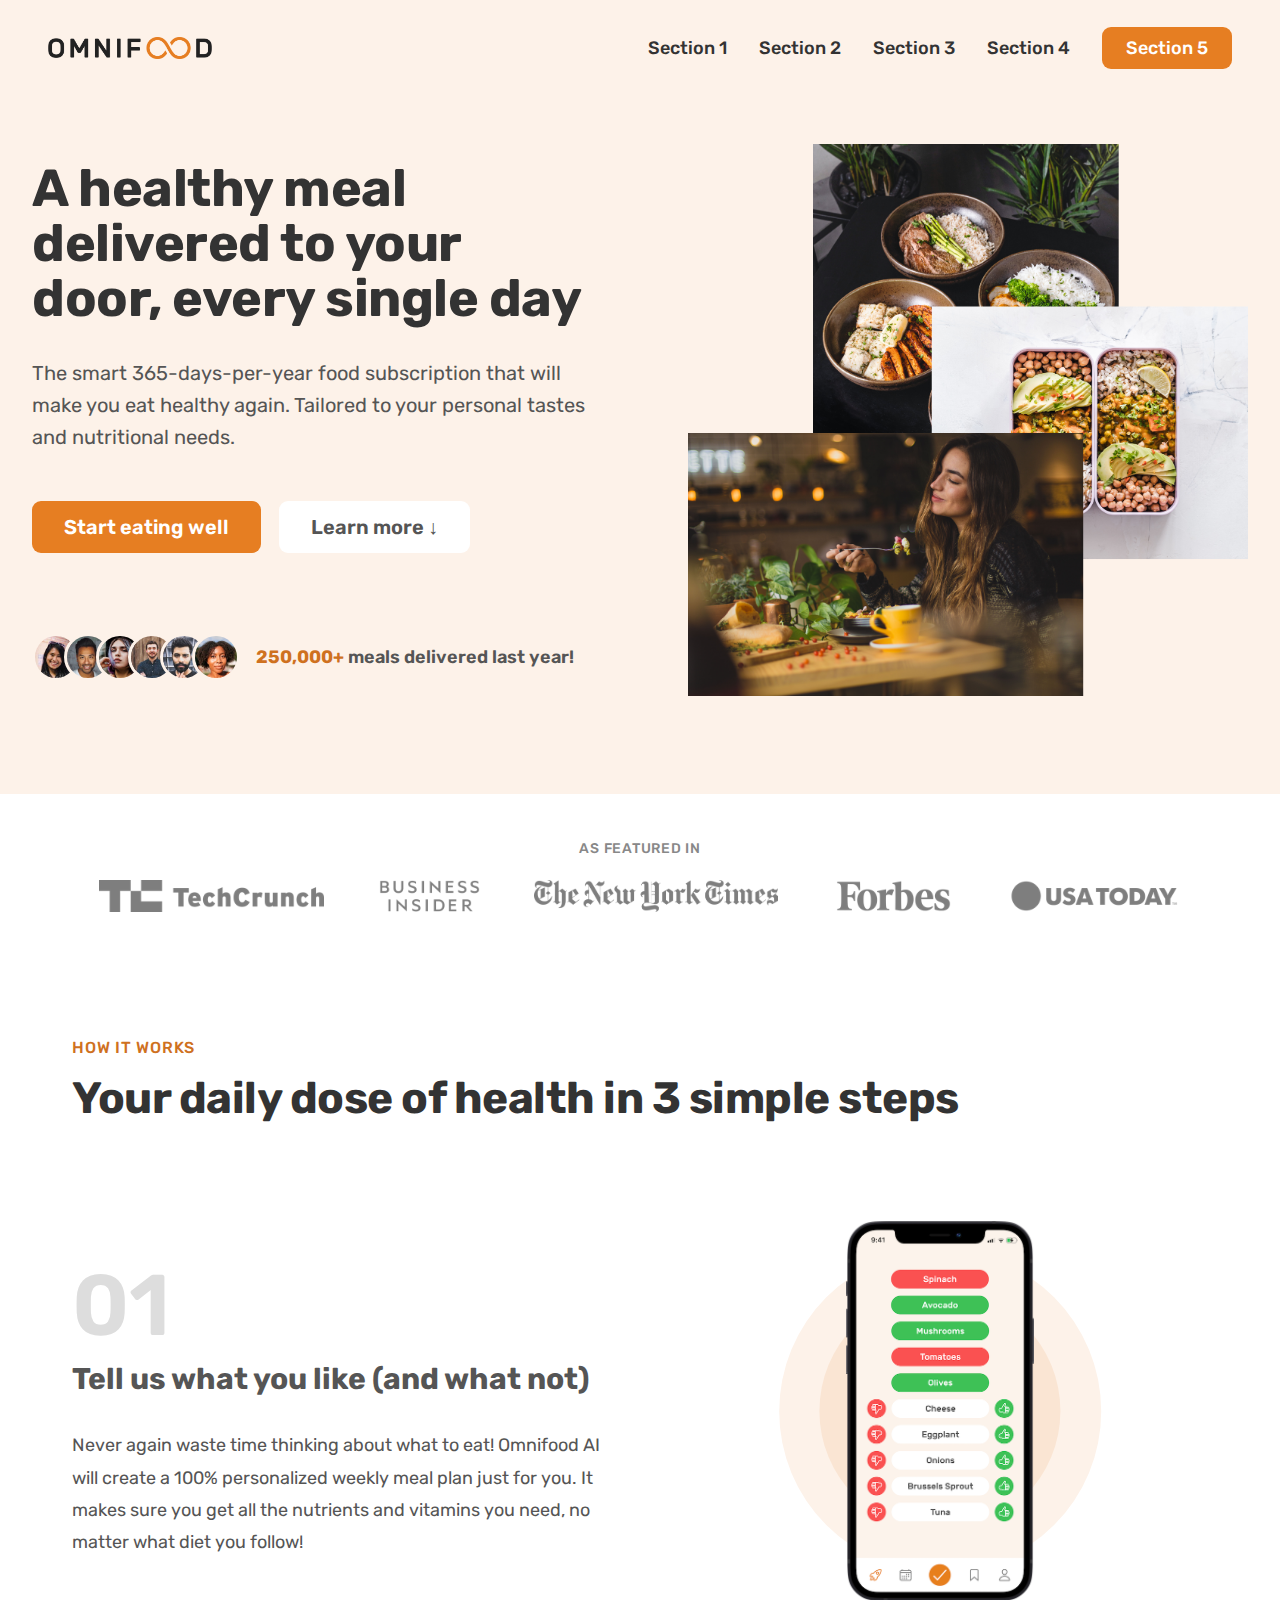
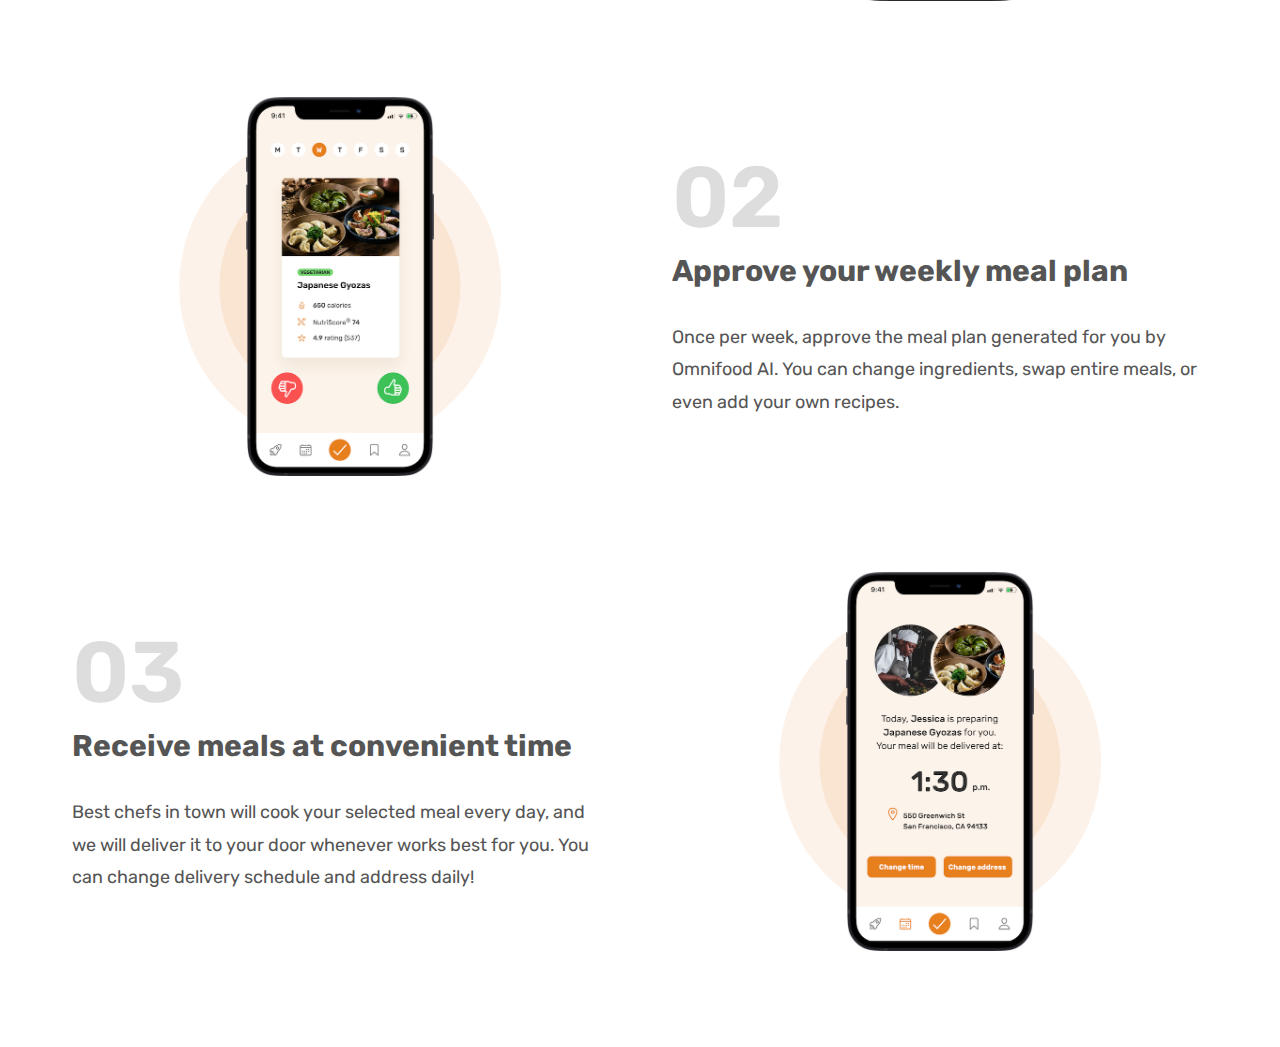
<file: starter/07-Omnifood-Desktop/index.html>
<!DOCTYPE html>
<html lang="en">
  <head>
    <meta charset="UTF-8" />
    <meta http-equiv="X-UA-Compatible" content="IE=edge" />
    <meta name="viewport" content="width=device-width, initial-scale=1.0" />
    <title>Omnifood</title>
    <link rel="preconnect" href="https://fonts.googleapis.com" />
    <link rel="preconnect" href="https://fonts.gstatic.com" crossorigin />
    <link
      href="https://fonts.googleapis.com/css2?family=Rubik:wght@400;500;600;700&display=swap"
      rel="stylesheet"
    />
    <link
      href="https://fonts.googleapis.com/css2?family=Inter:wght@400;500;700&family=Rubik:wght@400;500;700&display=swap"
      rel="stylesheet"
    />
    <link rel="stylesheet" href="CSS/style.css" />
    <link rel="stylesheet" href="CSS/general.css" />
  </head>
  <body>
    <header class="header">
      <img class="logo" alt="omnifood-logo" src="img/omnifood-logo.png" />
      <nav class="main-nav">
        <ul class="main-nav-list">
          <li><a class="main-nav-link" href="#">Section 1</a></li>
          <li><a class="main-nav-link" href="#">Section 2</a></li>
          <li><a class="main-nav-link" href="#">Section 3</a></li>
          <li><a class="main-nav-link" href="#">Section 4</a></li>
          <li><a class="main-nav-link nav-cta" href="#">Section 5</a></li>
        </ul>
      </nav>
    </header>
    <main>
      <section class="section-hero">
        <div class="hero">
          <div class="hero-text-box">
            <h1 class="heading-primary">
              A healthy meal delivered to your door, every single day
            </h1>
            <p class="hero-discription">
              The smart 365-days-per-year food subscription that will make you
              eat healthy again. Tailored to your personal tastes and
              nutritional needs.
            </p>
            <a href="#" class="btn btn--full margin-right-sm">
              Start eating well
            </a>
            <a href="#" class="btn btn--outline">Learn more &darr;</a>
            <div class="delivered-meals">
              <div class="delivered-imgs">
                <img src="img/customers/customer-1.jpg" alt="Customer Photo" />
                <img src="img/customers/customer-2.jpg" alt="Customer Photo" />
                <img src="img/customers/customer-3.jpg" alt="Customer Photo" />
                <img src="img/customers/customer-4.jpg" alt="Customer Photo" />
                <img src="img/customers/customer-5.jpg" alt="Customer Photo" />
                <img src="img/customers/customer-6.jpg" alt="Customer Photo" />
              </div>
              <p class="delivered-text">
                <span>250,000+</span> meals delivered last year!
              </p>
            </div>
          </div>
          <div class="hero-img-box">
            <img
              src="img/hero.png"
              class="hero-img"
              alt="woman enjoying food, meals in the storage container, and food bowls one the table."
            />
          </div>
        </div>
      </section>

      <section class="section-featured">
        <div class="container">
          <h2 class="heading-featured-in">As featured in</h2>
          <div class="logos">
            <img src="img/logos/techcrunch.png" alt="Techcrunch logo" />
            <img src="img/logos/business-insider.png" alt="Business logo" />
            <img
              src="img/logos/the-new-york-times.png"
              alt="The New York timeslogo"
            />
            <img src="img/logos/forbes.png" alt="forbes logo" />
            <img src="img/logos/usa-today.png" alt="USA Today logo" />
          </div>
        </div>
      </section>

      <section class="section-how">
        <div class="container">
          <span class="subheading">How it works</span>
          <h2 class="heading-secondary">
            Your daily dose of health in 3 simple steps
          </h2>
        </div>

        <div class="container grid grid--2-cols grid--center-v">
          <!-- step 1 -->
          <div class="step-text-box">
            <p class="step-number">01</p>
            <h3 class="head-tertiary">Tell us what you like (and what not)</h3>
            <p class="step-description">
              Never again waste time thinking about what to eat! Omnifood AI
              will create a 100% personalized weekly meal plan just for you. It
              makes sure you get all the nutrients and vitamins you need, no
              matter what diet you follow!
            </p>
          </div>
          <div class="step-img-box">
            <img
              src="img/app/app-screen-1.png"
              class="step-img"
              alt="iphone preferences selection screen"
            />
          </div>
          <!-- step 2 -->
          <div class="step-img-box">
            <img
              src="img/app/app-screen-2.png"
              class="step-img"
              alt="meal approving plan screen"
            />
          </div>

          <div class="step-text-box">
            <p class="step-number">02</p>
            <h3 class="head-tertiary">Approve your weekly meal plan</h3>
            <p class="step-description">
              Once per week, approve the meal plan generated for you by Omnifood
              AI. You can change ingredients, swap entire meals, or even add
              your own recipes.
            </p>
          </div>
          <!-- step 3 -->
          <div class="step-text-box">
            <p class="step-number">03</p>
            <h3 class="head-tertiary">Receive meals at convenient time</h3>
            <p class="step-description">
              Best chefs in town will cook your selected meal every day, and we
              will deliver it to your door whenever works best for you. You can
              change delivery schedule and address daily!
            </p>
          </div>
          <div class="step-img-box">
            <img
              src="img/app/app-screen-3.png"
              class="step-img"
              alt="delivered screen"
            />
          </div>
        </div>
      </section>
    </main>
  </body>
</html>
</file>
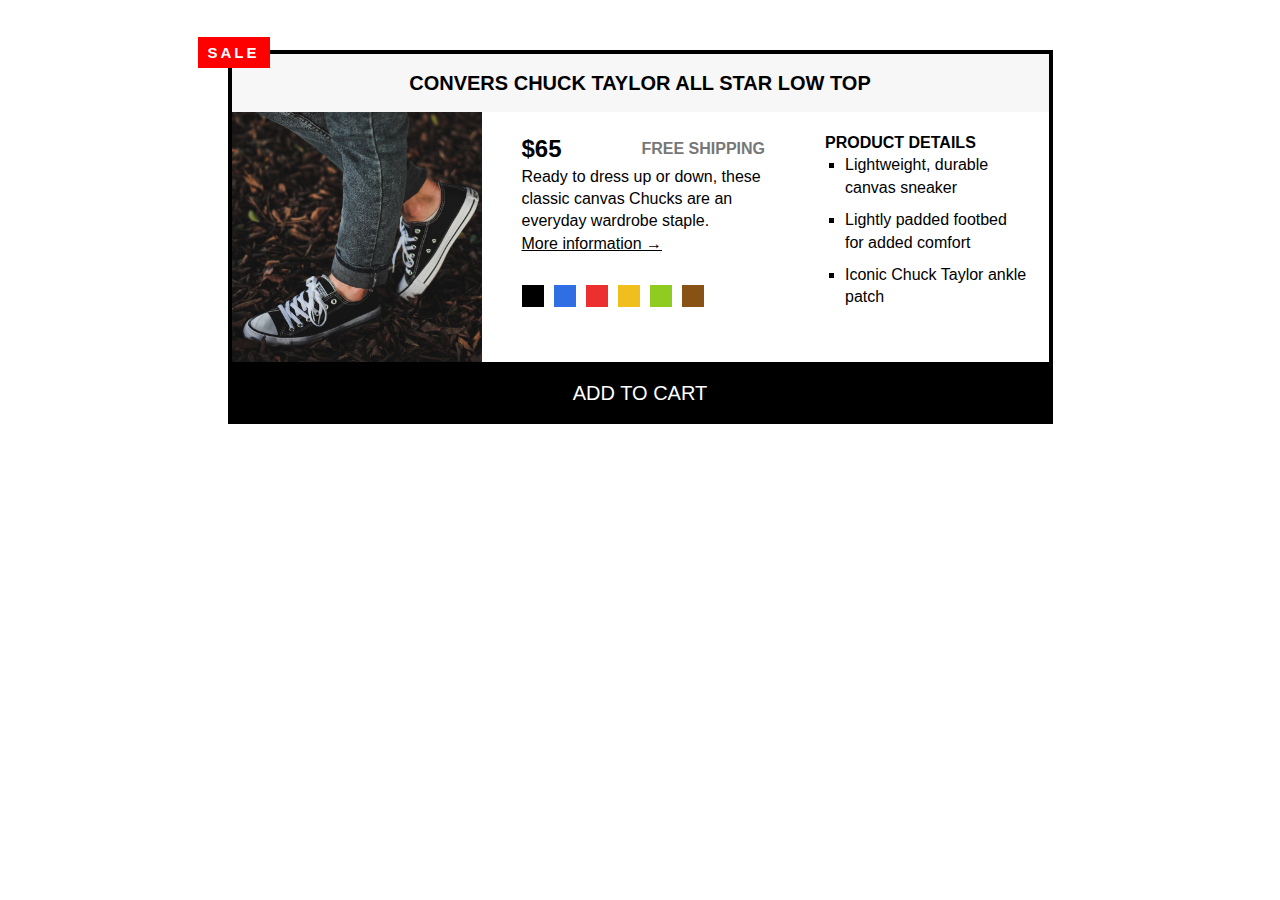
<file: Challenge/Challenge.html>
<!DOCTYPE html>
<html lang="en">
  <head>
    <meta charset="UTF-8" />
    <link href="style.css" rel="stylesheet" />
    <title>Challenge #2</title>
  </head>
  <body>
    <article class="product">
      <h2 class="product-title">Convers Chuck Taylor All Star Low Top</h2>
      <!-- <div class="container"> -->
      <img
        src="img/challenges.jpg"
        alt="Convers Shoes"
        width="250"
        height="250"
        class="img-shoes"
      />
      <div class="product-info">
        <div class="price-shipping">
          <p class="price"><strong>$65</strong></p>
          <p class="shipping">Free shipping</p>
        </div>
        <p class="sale">sale</p>
        <p class="product-description">
          Ready to dress up or down, these classic canvas Chucks are an everyday
          wardrobe staple.
        </p>
        <a href="#" target="_blank" class="more-info"
          >More information &rarr;</a
        >

        <div class="product-color">
          <div class="color color-black"></div>
          <div class="color color-blue"></div>
          <div class="color color-red"></div>
          <div class="color color-yellow"></div>
          <div class="color color-green"></div>
          <div class="color color-brown"></div>
        </div>
      </div>
      <div class="product-details">
        <h3 class="details-title">Product details</h3>
        <ul class="details-list">
          <li>Lightweight, durable canvas sneaker</li>
          <li>Lightly padded footbed for added comfort</li>
          <li>Iconic Chuck Taylor ankle patch</li>
        </ul>
      </div>
      <!-- </div> -->
      <button class="add-cart">Add to cart</button>
    </article>
  </body>
</html>
</file>
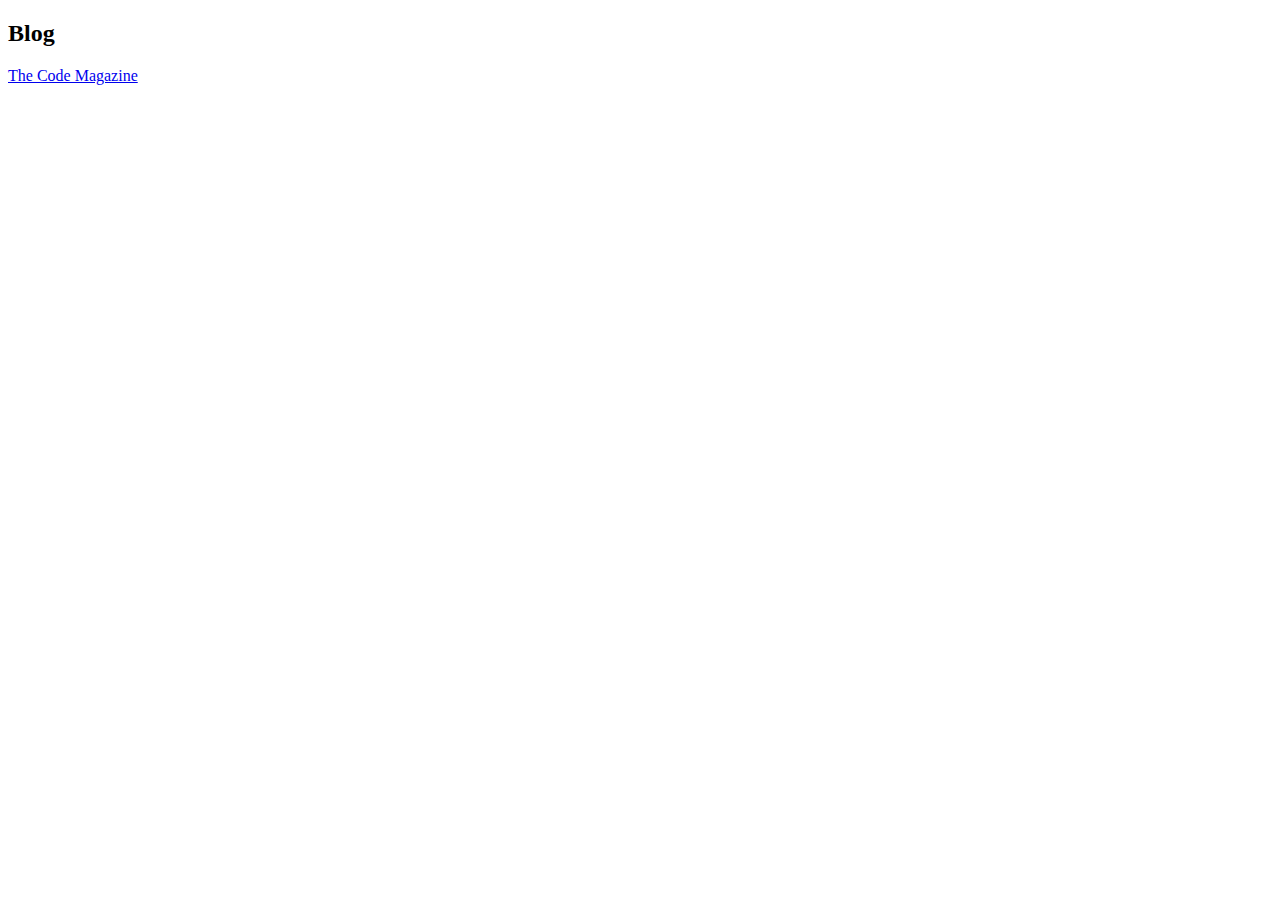
<file: starter/02-HTML-Fundamentals/blog.html>
<!DOCTYPE html>
<html lang="en">
  <head>
    <meta charset="UTF-8" />
    <title>Blog</title>
  </head>
  <body>
    <h2>Blog</h2>
    <a href="index.html" target="_blank">The Code Magazine</a>
  </body>
</html>
</file>
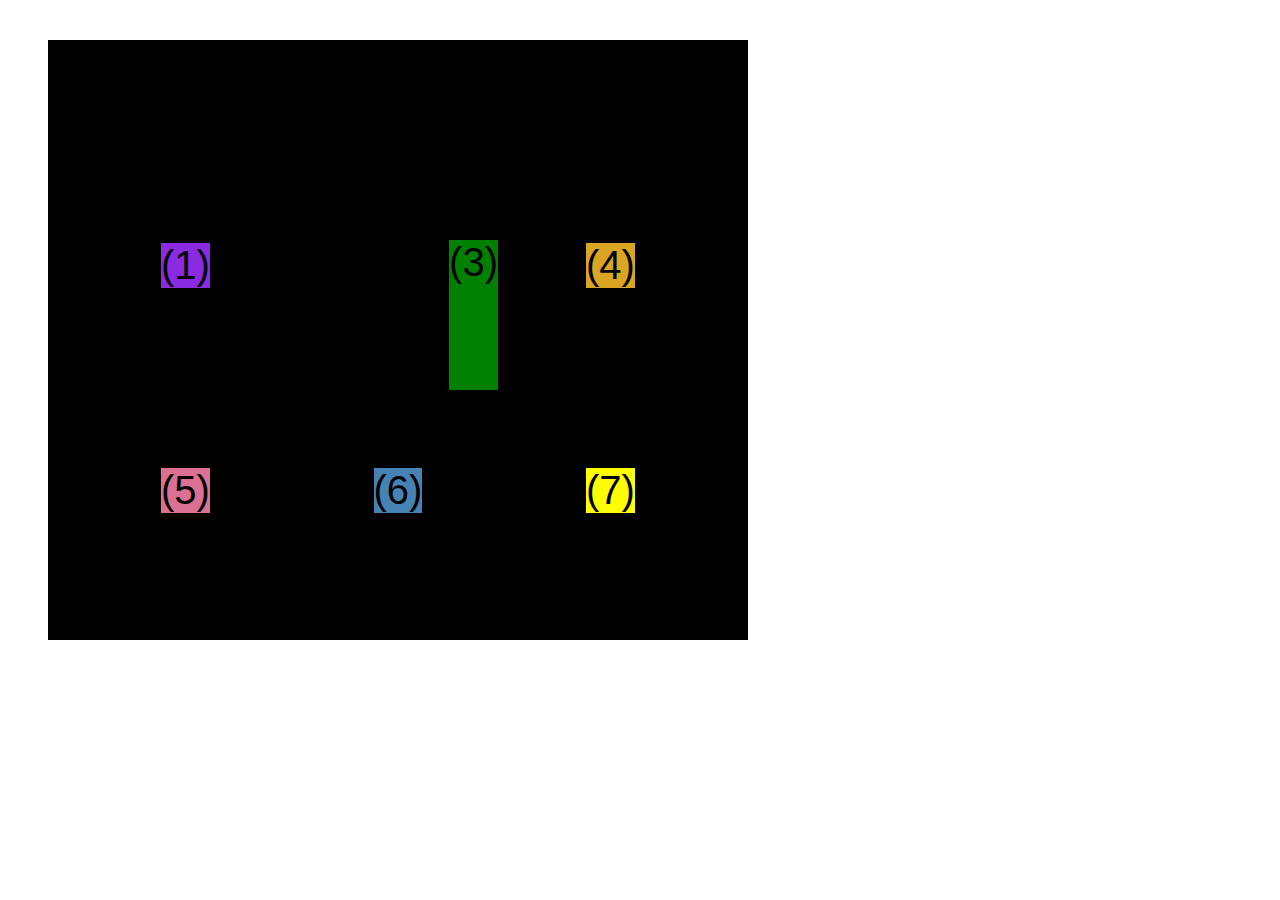
<file: starter/04-CSS-Layouts/css-grid.html>
<!DOCTYPE html>
<html lang="en">
  <head>
    <meta charset="UTF-8" />
    <meta http-equiv="X-UA-Compatible" content="IE=edge" />
    <meta name="viewport" content="width=device-width, initial-scale=1.0" />
    <title>CSS Grid</title>
    <style>
      .el--1 {
        background-color: blueviolet;
      }
      .el--2 {
        background-color: orangered;
      }
      .el--3 {
        background-color: green;
        height: 150px;
      }
      .el--4 {
        background-color: goldenrod;
      }
      .el--5 {
        background-color: palevioletred;
      }
      .el--6 {
        background-color: steelblue;
      }
      .el--7 {
        background-color: yellow;
      }
      .el--8 {
        background-color: crimson;
      }

      .container--1 {
        /* STARTER */
        font-family: sans-serif;
        background-color: #ddd;
        font-size: 32px;
        margin: 40px;

        /* CSS GRID */
        display: grid;
        /* grid-template-columns: 200px 200px 1fr 1fr; */
        /* grid-template-columns: 2fr 2fr 1fr auto; */
        grid-template-columns: repeat(4, 1fr);
        grid-template-rows: 1fr 1fr;
        /* height: 500px; */
        column-gap: 20px;
        row-gap: 40px;
        /* TEMP */
        display: none;
      }
      .el--8 {
        grid-column: 2 / 3;
        /* grid-row: 1 / 3; */
        grid-row: 1 / 2;
      }
      .el--2 {
        /* grid-column: 1 / 3; */
        /* grid-column: 1 / span 4; */
        grid-column: 1 / -1;
        grid-row: 2;
      }
      .container--2 {
        /* STARTER */
        font-family: sans-serif;
        background-color: black;
        font-size: 40px;
        margin: 40px;
        gap: 50px;

        width: 700px;
        height: 600px;

        /* CSS GRID */
        display: grid;
        grid-template-columns: 125px 200px 125px;
        grid-template-rows: 250px 100px;
        /* Aligning the tracks inside the container:
        distribute empty space */
        justify-content: center;
        /* justify-content: space-around; */
        align-content: center;
        /* align-content: space-between; */
        /* Aligning item inside cells: 
        moving items around inside cells */
        align-items: center;
        justify-items: center;
      }
      .el--3 {
        align-self: end;
        justify-self: end;
      }
    </style>
  </head>
  <body>
    <div class="container--1">
      <div class="el el--1">(1) HTML</div>
      <div class="el el--2">(2) and</div>
      <div class="el el--3">(3) CSS</div>
      <div class="el el--4">(4) are</div>
      <div class="el el--5">(5) amazing</div>
      <div class="el el--6">(6) languages</div>
      <!-- <div class="el el--7">(7) to</div> -->
      <div class="el el--8">(8) learn</div>
    </div>

    <div class="container--2">
      <div class="el el--1">(1)</div>
      <div class="el el--3">(3)</div>
      <div class="el el--4">(4)</div>
      <div class="el el--5">(5)</div>
      <div class="el el--6">(6)</div>
      <div class="el el--7">(7)</div>
    </div>
  </body>
</html>
</file>
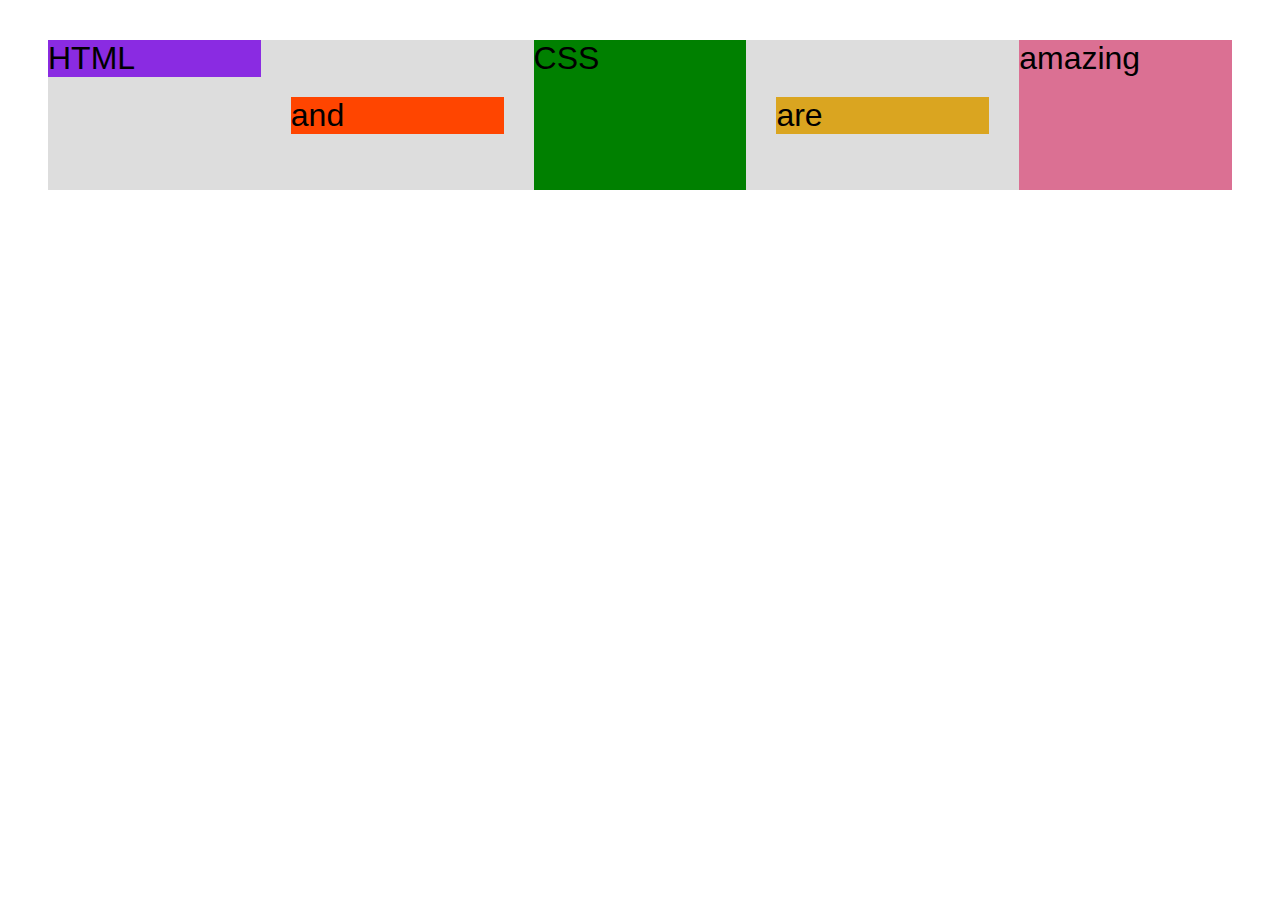
<file: starter/04-CSS-Layouts/flexbox.html>
<!DOCTYPE html>
<html lang="en">
  <head>
    <meta charset="UTF-8" />
    <meta http-equiv="X-UA-Compatible" content="IE=edge" />
    <meta name="viewport" content="width=device-width, initial-scale=1.0" />
    <title>Flexbox</title>
    <style>
      .el--1 {
        background-color: blueviolet;
      }
      .el--2 {
        background-color: orangered;
      }
      .el--3 {
        background-color: green;
        height: 150px;
      }
      .el--4 {
        background-color: goldenrod;
      }
      .el--5 {
        background-color: palevioletred;
      }
      .el--6 {
        background-color: steelblue;
      }
      .el--7 {
        background-color: yellow;
      }
      .el--8 {
        background-color: crimson;
      }

      .container {
        /* STARTER */
        font-family: sans-serif;
        background-color: #ddd;
        font-size: 32px;
        margin: 40px;

        /* FLEXBOX */
        display: flex;
        align-items: center;
        justify-content: flex-start;
        gap: 30px;
      }
      .el {
        /* margin-right: 30px; */
        /* defaults
        flex-grow: 0;
        flex-shrink: 1;
        flex-basis: auto;
         */
        flex-basis: 300px;
        /* flex-shrink: 1; */
        /* flex-grow: 1; */
        flex: 1;
      }
      .el--1 {
        align-self: flex-start;
        /* flex-grow: 1; */
      }
      .el--5 {
        align-self: stretch;
        order: 1;
      }
      .el--6 {
        order: -1;
      }
    </style>
  </head>
  <body>
    <div class="container">
      <div class="el el--1">HTML</div>
      <div class="el el--2">and</div>
      <div class="el el--3">CSS</div>
      <div class="el el--4">are</div>
      <div class="el el--5">amazing</div>
      <!-- <div class="el el--6">languages</div> -->
      <!-- <div class="el el--7">to</div>
      <div class="el el--8">learn</div> -->
    </div>
  </body>
</html>
</file>
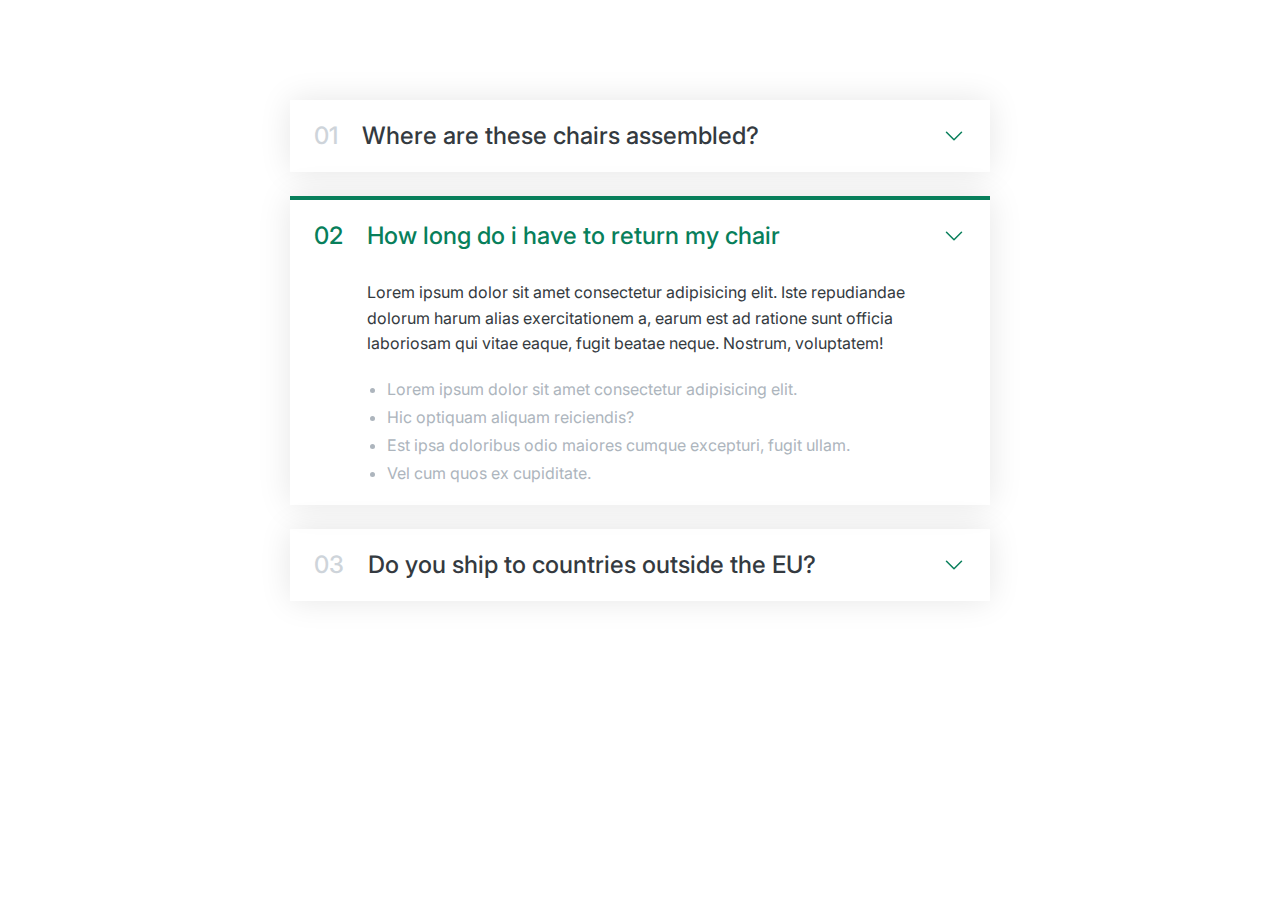
<file: starter/06-Components/01-accordion.html>
<!DOCTYPE html>
<html lang="en">
  <head>
    <meta charset="UTF-8" />
    <meta http-equiv="X-UA-Compatible" content="IE=edge" />
    <meta name="viewport" content="width=device-width, initial-scale=1.0" />
    <link
      href="https://fonts.googleapis.com/css2?family=Inter:wght@400;500;700&display=swap"
      rel="stylesheet"
    />
    <title>Accordion Component</title>
    <style>
      /*
            SPACING SYSTEM (px)
            2 / 4 / 8 / 12 / 16 / 24 / 32 / 48 / 64 / 80 / 96 / 128
            FONT SIZE SYSTEM (px)
            10 / 12 / 14 / 16 / 18 / 20 / 24 / 30 / 36 / 44 / 52 / 62 / 74 / 86 / 98
            */
      /*
            main color:#087f5b
            gray color:#343a40
            */
      * {
        margin: 0;
        padding: 0;
        box-sizing: border-box;
      }
      body {
        font-family: "Inter", sans-serif;
        color: #343a40;
        line-height: 1;
      }
      .accordion {
        width: 700px;
        margin: 100px auto;
        display: flex;
        flex-direction: column;
        gap: 24px;
      }
      .item {
        box-shadow: 0 0 32px rgba(0, 0, 0, 0.1);
        padding: 24px;

        display: grid;
        grid-template-columns: auto 1fr auto;
        column-gap: 24px;
        row-gap: 32px;
        align-items: center;
      }
      .number,
      .text {
        font-size: 24px;
        font-weight: 500;
        /* color: #087f5b; */
      }
      .number {
        color: #ced4da;
      }
      .icon {
        width: 24px;
        height: 24px;
        stroke: #087f5b;
      }
      .hidden-box {
        grid-column: 2;
        display: none;
      }
      .hidden-box p {
        line-height: 1.6;
        margin-bottom: 24px;
      }
      .hidden-box ul {
        margin-left: 20px;
        color: #adb5bd;
        display: flex;
        flex-direction: column;
        gap: 12px;
      }
      .open {
        border-top: 4px solid #087f5b;
      }
      .open .hidden-box {
        display: block;
      }
      .open .text,
      .open .number {
        color: #087f5b;
      }
    </style>
  </head>

  <body>
    <div class="accordion">
      <div class="item">
        <p class="number">01</p>
        <p class="text">Where are these chairs assembled?</p>
        <svg
          xmlns="http://www.w3.org/2000/svg"
          fill="none"
          viewBox="0 0 24 24"
          stroke-width="1.5"
          stroke="currentColor"
          class="icon"
        >
          <path
            stroke-linecap="round"
            stroke-linejoin="round"
            d="M19.5 8.25l-7.5 7.5-7.5-7.5"
          />
        </svg>
        <div class="hidden-box">
          <p>
            Lorem ipsum dolor sit amet consectetur adipisicing elit. Iste
            repudiandae dolorum harum alias exercitationem a, earum est ad
            ratione sunt officia laboriosam qui vitae eaque, fugit beatae neque.
            Nostrum, voluptatem!
          </p>
          <ul>
            <li>Lorem ipsum dolor sit amet consectetur adipisicing elit.</li>
            <li>Hic optiquam aliquam reiciendis?</li>
            <li>
              Est ipsa doloribus odio maiores cumque excepturi, fugit ullam.
            </li>
            <li>Vel cum quos ex cupiditate.</li>
          </ul>
        </div>
      </div>
      <div class="item open">
        <p class="number">02</p>
        <p class="text">How long do i have to return my chair</p>
        <svg
          xmlns="http://www.w3.org/2000/svg"
          fill="none"
          viewBox="0 0 24 24"
          stroke-width="1.5"
          stroke="currentColor"
          class="icon"
        >
          <path
            stroke-linecap="round"
            stroke-linejoin="round"
            d="M19.5 8.25l-7.5 7.5-7.5-7.5"
          />
        </svg>
        <div class="hidden-box">
          <p>
            Lorem ipsum dolor sit amet consectetur adipisicing elit. Iste
            repudiandae dolorum harum alias exercitationem a, earum est ad
            ratione sunt officia laboriosam qui vitae eaque, fugit beatae neque.
            Nostrum, voluptatem!
          </p>
          <ul>
            <li>Lorem ipsum dolor sit amet consectetur adipisicing elit.</li>
            <li>Hic optiquam aliquam reiciendis?</li>
            <li>
              Est ipsa doloribus odio maiores cumque excepturi, fugit ullam.
            </li>
            <li>Vel cum quos ex cupiditate.</li>
          </ul>
        </div>
      </div>
      <div class="item">
        <p class="number">03</p>
        <p class="text">Do you ship to countries outside the EU?</p>
        <svg
          xmlns="http://www.w3.org/2000/svg"
          fill="none"
          viewBox="0 0 24 24"
          stroke-width="1.5"
          stroke="currentColor"
          class="icon"
        >
          <path
            stroke-linecap="round"
            stroke-linejoin="round"
            d="M19.5 8.25l-7.5 7.5-7.5-7.5"
          />
        </svg>
        <div class="hidden-box">
          <p>
            Lorem ipsum dolor sit amet consectetur adipisicing elit. Iste
            repudiandae dolorum harum alias exercitationem a, earum est ad
            ratione sunt officia laboriosam qui vitae eaque, fugit beatae neque.
            Nostrum, voluptatem!
          </p>
          <ul>
            <li>Lorem ipsum dolor sit amet consectetur adipisicing elit.</li>
            <li>Hic optiquam aliquam reiciendis?</li>
            <li>
              Est ipsa doloribus odio maiores cumque excepturi, fugit ullam.
            </li>
            <li>Vel cum quos ex cupiditate.</li>
          </ul>
        </div>
      </div>
    </div>
  </body>
</html>
</file>
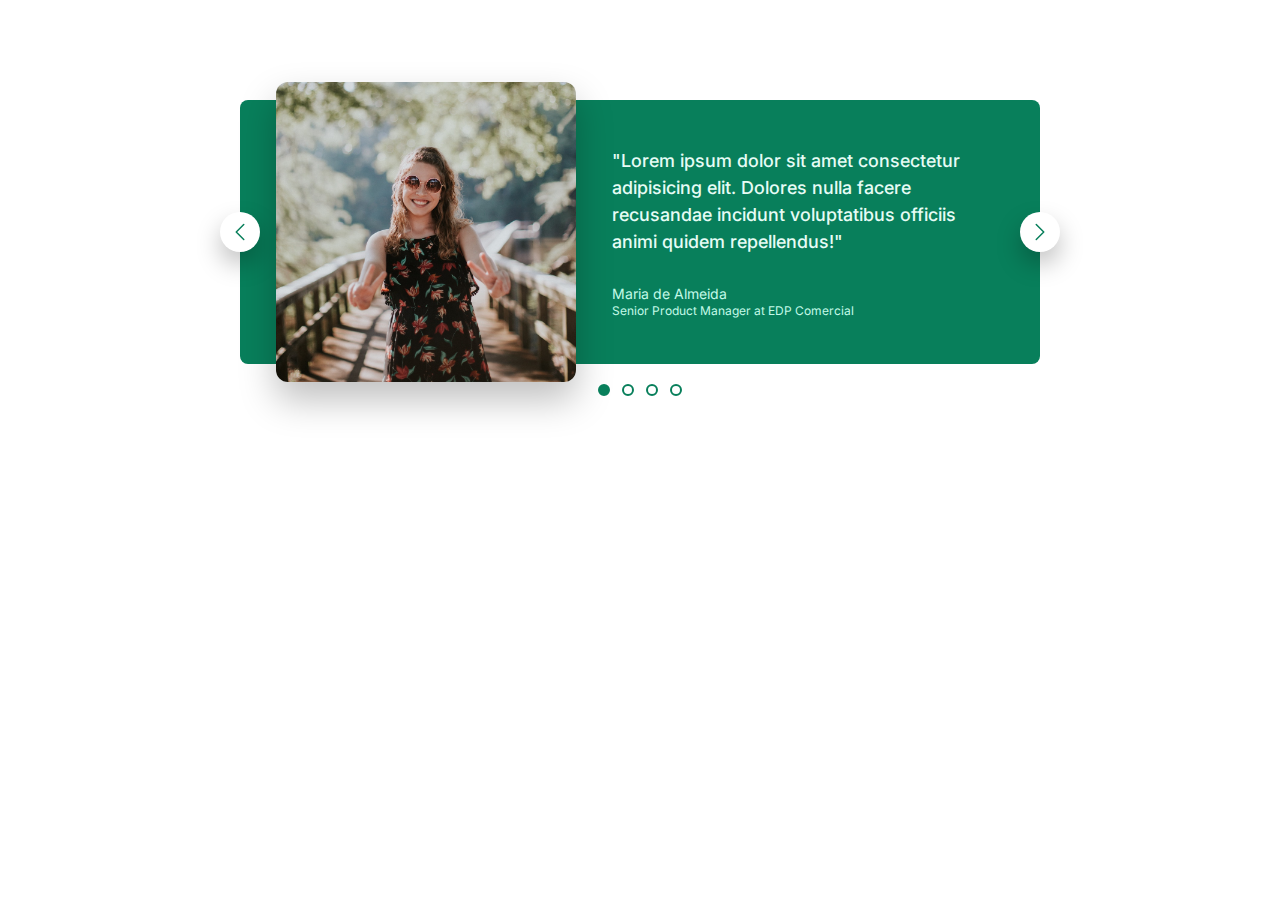
<file: starter/06-Components/02-carsuoel.html>
<!DOCTYPE html>
<html lang="en">
  <head>
    <meta charset="UTF-8" />
    <meta http-equiv="X-UA-Compatible" content="IE=edge" />
    <meta name="viewport" content="width=device-width, initial-scale=1.0" />
    <link
      href="https://fonts.googleapis.com/css2?family=Inter:wght@400;500;700&display=swap"
      rel="stylesheet"
    />
    <title>Carsouel Component</title>
    <style>
      /*
                  SPACING SYSTEM (px)
                  2 / 4 / 8 / 12 / 16 / 24 / 32 / 48 / 64 / 80 / 96 / 128
                  FONT SIZE SYSTEM (px)
                  10 / 12 / 14 / 16 / 18 / 20 / 24 / 30 / 36 / 44 / 52 / 62 / 74 / 86 / 98
                  */
      /*
                  main color:#087f5b
                  gray color:#343a40
                  */
      * {
        margin: 0;
        padding: 0;
        box-sizing: border-box;
      }
      body {
        font-family: "Inter", sans-serif;
        color: #343a40;
        line-height: 1;
      }
      .carsouel {
        width: 800px;
        background-color: #087f5b;
        margin: 100px auto;
        /* padding: 32px; */
        /* padding-left: 86px; */
        /* padding-right: 48px; */
        padding: 32px 48px 32px 86px;
        border-radius: 8px;
        position: relative;

        display: flex;
        align-items: center;
        gap: 86px;
      }
      img {
        height: 200px;
        border-radius: 8px;
        transform: scale(1.5);
        box-shadow: 0 12px 24px rgba(0, 0, 0, 0.25);
      }

      .testimonial-text {
        font-size: 18px;
        font-weight: 500;
        line-height: 1.5;
        color: #e6fcf5;
        margin-bottom: 32px;
      }

      .testimonial-author {
        font-size: 14px;
        margin-bottom: 4px;
        color: #c3fae8;
      }

      .testimonial-job {
        font-size: 12px;
        color: #c3fae8;
      }
      /* CONTROLS */
      .btn {
        background-color: #fff;
        border: none;
        height: 40px;
        width: 40px;
        border-radius: 50%;
        box-shadow: 0 12px 24px rgba(0, 0, 0, 0.25);
        position: absolute;

        cursor: pointer;

        display: flex;
        align-items: center;
        justify-content: center;
      }

      .btn-icon {
        height: 24px;
        width: 24px;
        stroke: #087f5b;
      }
      .btn--left {
        /* In relation to PARENT element */
        left: 0;
        top: 50%;
        /* In relation to ITSELF element */
        transform: translate(-50%, -50%);
      }
      .btn--right {
        right: 0;
        top: 50%;
        transform: translate(50%, -50%);
      }
      .dots {
        position: absolute;
        left: 50%;
        bottom: 0;
        transform: translate(-50%, 32px);

        display: flex;
        gap: 12px;
      }
      .dot {
        width: 12px;
        height: 12px;
        background-color: #fff;
        border: 2px solid #087f5b;
        border-radius: 50%;
        cursor: pointer;
      }
      .dot--fill {
        background-color: #087f5b;
      }
    </style>
  </head>

  <body>
    <div class="carsouel">
      <img src="maria.jpg" alt="Maria de Almeida" />
      <blockquot class="testimonial">
        <p class="testimonial-text">
          "Lorem ipsum dolor sit amet consectetur adipisicing elit. Dolores
          nulla facere recusandae incidunt voluptatibus officiis animi quidem
          repellendus!"
        </p>
        <p class="testimonial-author">Maria de Almeida</p>
        <p class="testimonial-job">Senior Product Manager at EDP Comercial</p>
      </blockquot>
      <button class="btn btn--left">
        <svg
          xmlns="http://www.w3.org/2000/svg"
          fill="none"
          viewBox="0 0 24 24"
          stroke-width="1.5"
          stroke="currentColor"
          class="btn-icon"
        >
          <path
            stroke-linecap="round"
            stroke-linejoin="round"
            d="M15.75 19.5L8.25 12l7.5-7.5"
          />
        </svg>
      </button>
      <button class="btn btn--right">
        <svg
          xmlns="http://www.w3.org/2000/svg"
          fill="none"
          viewBox="0 0 24 24"
          stroke-width="1.5"
          stroke="currentColor"
          class="btn-icon"
        >
          <path
            stroke-linecap="round"
            stroke-linejoin="round"
            d="M8.25 4.5l7.5 7.5-7.5 7.5"
          />
        </svg>
      </button>
      <div class="dots">
        <button class="dot dot--fill">&nbsp;</button>
        <button class="dot">&nbsp;</button>
        <button class="dot">&nbsp;</button>
        <button class="dot">&nbsp;</button>
      </div>
    </div>
  </body>
</html>
</file>
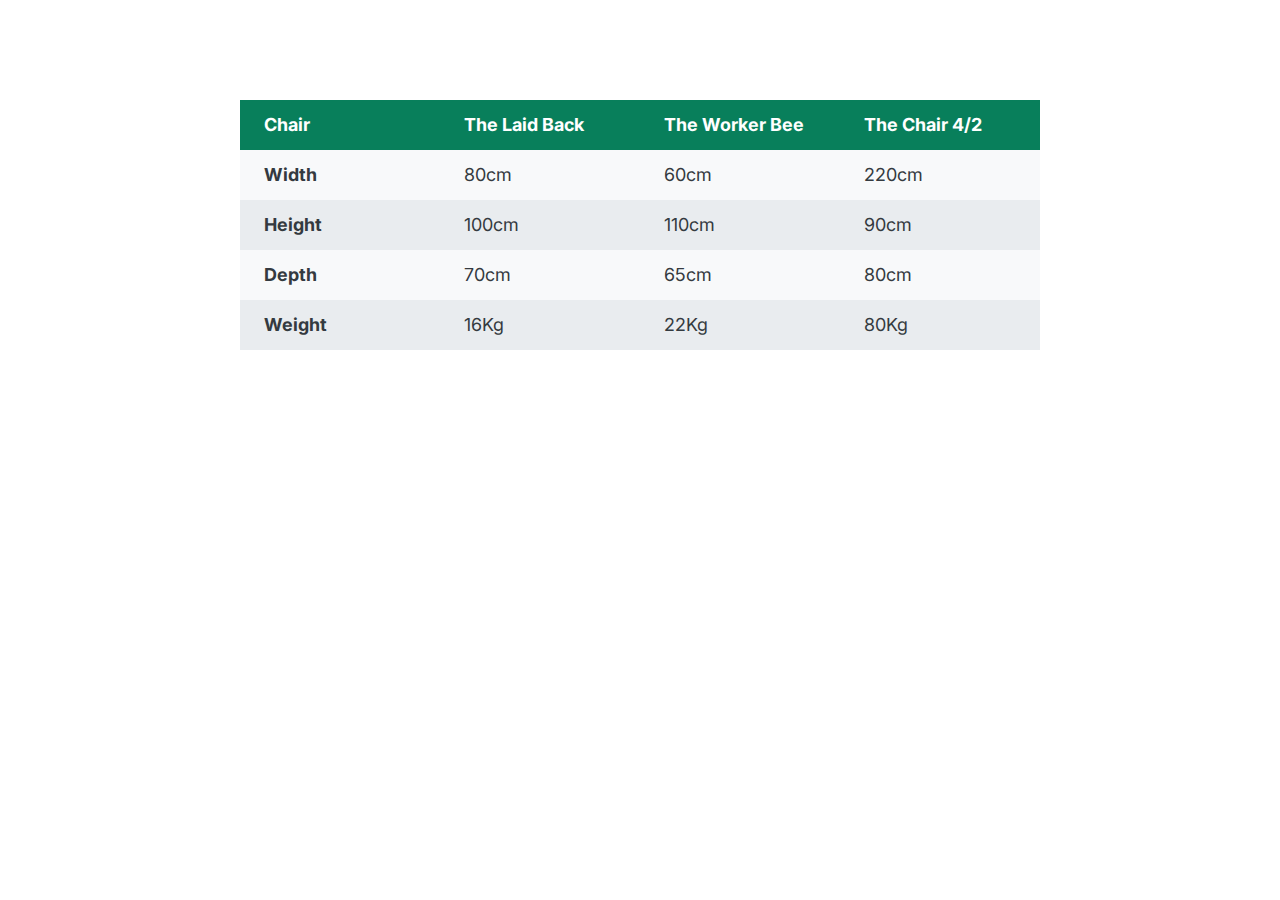
<file: starter/06-Components/03-table.html>
<!DOCTYPE html>
<html lang="en">
  <head>
    <meta charset="UTF-8" />
    <meta http-equiv="X-UA-Compatible" content="IE=edge" />
    <meta name="viewport" content="width=device-width, initial-scale=1.0" />
    <link
      href="https://fonts.googleapis.com/css2?family=Inter:wght@400;500;700&display=swap"
      rel="stylesheet"
    />
    <title>Accordion Component</title>
    <style>
      /*
            SPACING SYSTEM (px)
            2 / 4 / 8 / 12 / 16 / 24 / 32 / 48 / 64 / 80 / 96 / 128
            FONT SIZE SYSTEM (px)
            10 / 12 / 14 / 16 / 18 / 20 / 24 / 30 / 36 / 44 / 52 / 62 / 74 / 86 / 98
            */
      /*
            main color:#087f5b
            gray color:#343a40
            */
      * {
        margin: 0;
        padding: 0;
        box-sizing: border-box;
      }
      body {
        font-family: "Inter", sans-serif;
        color: #343a40;
        line-height: 1;

        display: flex;
        justify-content: center;
      }
      table {
        width: 800px;
        margin-top: 100px;
        /* border: 1px solid #343a40; */
        border-collapse: collapse;
        text-align: left;
        font-size: 18px;
      }
      td,
      th {
        /* border: 1px solid #343a40; */
        padding: 16px 24px;
      }
      thead tr {
        background-color: #087f5b;
        color: #fff;
      }
      thead th {
        width: 25%;
      }
      tbody tr:nth-child(odd) {
        background-color: #f8f9fa;
      }
      tbody tr:nth-child(even) {
        background-color: #e9ecef;
      }
    </style>
  </head>
  <body>
    <table>
      <thead>
        <tr>
          <th>Chair</th>
          <th>The Laid Back</th>
          <th>The Worker Bee</th>
          <th>The Chair 4/2</th>
        </tr>
      </thead>
      <tbody>
        <tr>
          <th>Width</th>
          <td>80cm</td>
          <td>60cm</td>
          <td>220cm</td>
        </tr>
        <tr>
          <th>Height</th>
          <td>100cm</td>
          <td>110cm</td>
          <td>90cm</td>
        </tr>
        <tr>
          <th>Depth</th>
          <td>70cm</td>
          <td>65cm</td>
          <td>80cm</td>
        </tr>
        <tr>
          <th>Weight</th>
          <td>16Kg</td>
          <td>22Kg</td>
          <td>80Kg</td>
        </tr>
      </tbody>
    </table>
  </body>
</html>
</file>
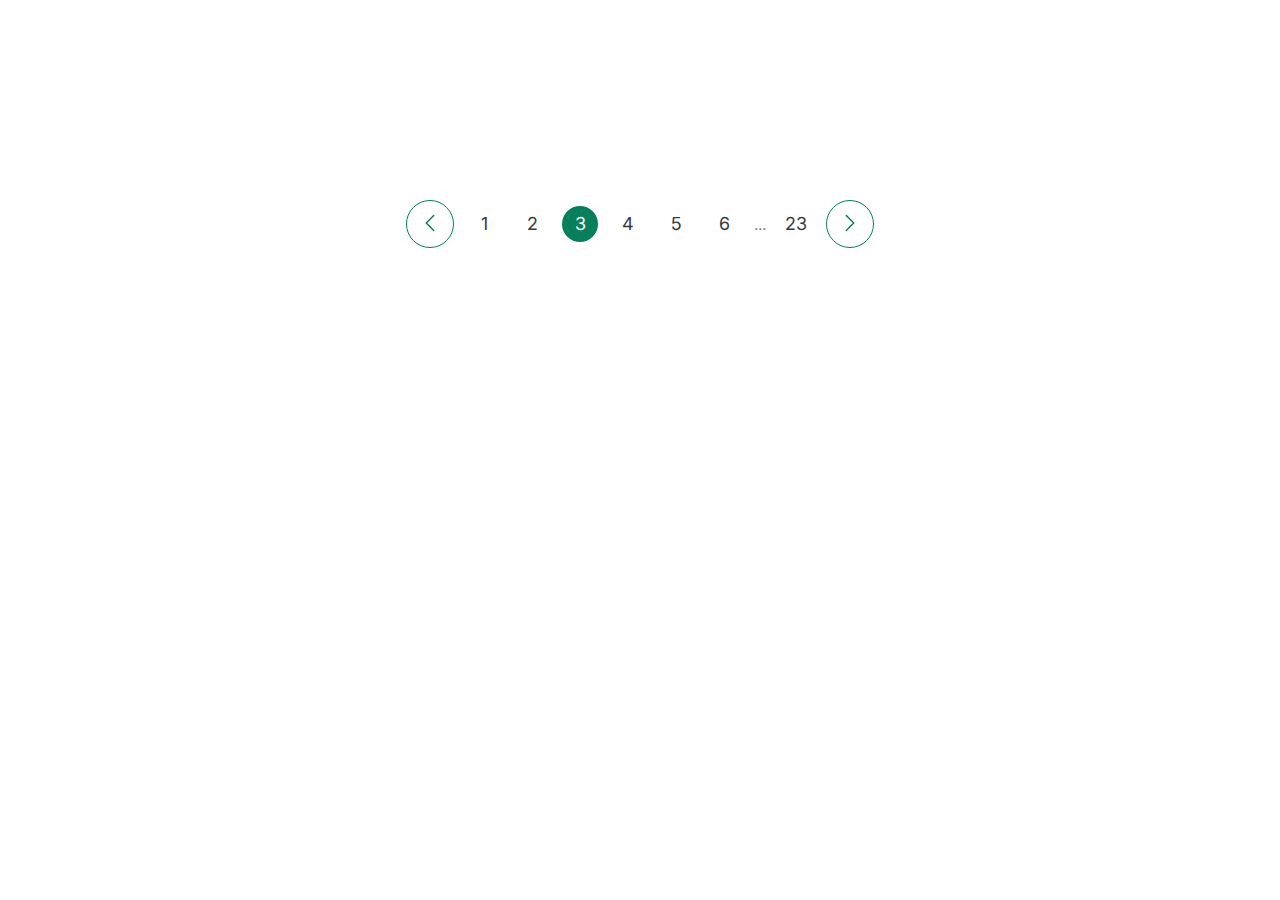
<file: starter/06-Components/04-pagination.html>
<!DOCTYPE html>
<html lang="en">
  <head>
    <meta charset="UTF-8" />
    <meta http-equiv="X-UA-Compatible" content="IE=edge" />
    <meta name="viewport" content="width=device-width, initial-scale=1.0" />
    <link
      href="https://fonts.googleapis.com/css2?family=Inter:wght@400;500;700&display=swap"
      rel="stylesheet"
    />
    <title>Pagination Component</title>
    <style>
      /*
            SPACING SYSTEM (px)
            2 / 4 / 8 / 12 / 16 / 24 / 32 / 48 / 64 / 80 / 96 / 128
            FONT SIZE SYSTEM (px)
            10 / 12 / 14 / 16 / 18 / 20 / 24 / 30 / 36 / 44 / 52 / 62 / 74 / 86 / 98
            */
      /*
            main color:#087f5b
            gray color:#343a40
            */
      * {
        margin: 0;
        padding: 0;
        box-sizing: border-box;
      }
      body {
        font-family: "Inter", sans-serif;
        color: #343a40;
        line-height: 1;
        display: flex;
        justify-content: center;
        align-items: center;
      }
      .pagination {
        margin-top: 200px;
        display: flex;
        gap: 12px;
        justify-content: center;
        align-items: center;
      }
      .btn {
        height: 48px;
        width: 48px;
        border: 1px solid #087f5b;
        border-radius: 50%;
        background: none;
        cursor: pointer;
      }
      .btn:hover {
        background-color: #087f5b;
      }
      .btn:hover .btn-icon {
        stroke: #fff;
      }
      .btn-icon {
        height: 24px;
        width: 24px;
        stroke: #087f5b;
      }
      .page-link:link,
      .page-link:visited {
        font-size: 18px;
        color: #343a40;
        text-decoration: none;
        border-radius: 50%;
        height: 36px;
        width: 36px;
        display: flex;
        align-items: center;
        justify-content: center;
      }

      .page-link:hover,
      .page-link:active,
      .page-link.page-link--current {
        background-color: #087f5b;
        color: #fff;
      }

      .dots {
        color: #868e96;
      }
    </style>
  </head>

  <body>
    <div class="pagination">
      <button class="btn">
        <svg
          xmlns="http://www.w3.org/2000/svg"
          fill="none"
          viewBox="0 0 24 24"
          stroke-width="1.5"
          stroke="currentColor"
          class="btn-icon"
        >
          <path
            stroke-linecap="round"
            stroke-linejoin="round"
            d="M15.75 19.5L8.25 12l7.5-7.5"
          />
        </svg>
      </button>
      <a href="#" class="page-link">1</a>
      <a href="#" class="page-link">2</a>
      <a href="#" class="page-link page-link--current">3</a>
      <a href="#" class="page-link">4</a>
      <a href="#" class="page-link">5</a>
      <a href="#" class="page-link">6</a>
      <span class="dots"> ... </span>
      <a href="#" class="page-link">23</a>
      <button class="btn">
        <svg
          xmlns="http://www.w3.org/2000/svg"
          fill="none"
          viewBox="0 0 24 24"
          stroke-width="1.5"
          stroke="currentColor"
          class="btn-icon"
        >
          <path
            stroke-linecap="round"
            stroke-linejoin="round"
            d="M8.25 4.5l7.5 7.5-7.5 7.5"
          />
        </svg>
      </button>
    </div>
  </body>
</html>
</file>
<file: starter/03-CSS-Fundamentals/style.css>
* {
  /* border-top: 5px solid #1098ab; */
  margin: 0;
  padding: 0;
}
/* page section */
body {
  color: #444;
  font-family: sans-serif;
  border-top: 5px solid #1098ab;
  position: relative;
}
.container {
  width: 800px;
  /* margin-left: auto;
  margin-right: auto; */
  margin: 0 auto;
  /* position: relative; */
}
.main-header {
  background-color: #f7f7f7;
  /* padding: 20px;
  padding-left: 40px;
  padding-right: 40px; */
  padding: 20px 40px;
  margin-bottom: 60px;
  height: 80px;
}
.post-header {
  margin-bottom: 40px;
  /* position: relative; */
}
nav {
  font-size: 18px;
  text-align: center;
}
article {
  margin-bottom: 60px;
}
aside {
  background-color: #f7f7f7;
  border-top: 5px solid #1098ab;
  border-bottom: 5px solid #1098ab;
  /* padding-top: 50px;
  padding-bottom: 50px; */
  padding: 50px 0;
  width: 500px;
}
/* small element */
h1,
h2,
h3 {
  color: #1098ab;
}
h1 {
  font-size: 26px;
  text-transform: uppercase;
  font-style: italic;
}
h2 {
  font-size: 40px;
  margin-bottom: 30px;
}
h3 {
  font-size: 30px;
  margin-bottom: 20px;
  margin-top: 40px;
}
h4 {
  font-size: 20px;
  text-align: center;
}
p {
  font-size: 22px;
  line-height: 1.5;
  margin-bottom: 15px;
}
li {
  font-size: 22px;
  margin-bottom: 10px;
}
li:last-child {
  margin-bottom: 0;
}
ol,
ul {
  margin-left: 50px;
}
/* footer p {
  font-size: 16px;
} */
/*article header p {
  font-style: italic;
}*/
#author {
  font-style: italic;
  font-size: 18px;
}
#coperight {
  font-size: 16px;
}
.related-author {
  font-size: 18px;
  font-weight: bold;
}
.related {
  list-style: none;
}

/* body {
  background-color: orange;
} */
/* .first-li {
  font-weight: bold;
} */
li:first-child {
  font-weight: bold;
}

/* li:nth-child(2) {
  color: red;
} */
/* This don't work */
article p:first-child {
  color: red;
}
/* styling links */
a:link {
  color: #1098ab;
  text-decoration: none;
  font-weight: bold;
}
a:visited {
  color: #1098ab;
}
a:hover {
  color: orangered;
  font-weight: bold;
  text-decoration: underline wavy orangered;
}
a:active {
  background-color: black;
  font-style: italic;
}
.post-img {
  width: 100%;
  height: auto;
}
nav a:link {
  /* background-color: orangered;
  margin: 20px;
  padding: 20px; */
  margin-right: 30px;
  margin-top: 10px;
  display: inline-block;
}
nav a:link:last-child {
  margin-right: 0;
}
button {
  font-size: 22px;
  padding: 20px;
  cursor: pointer;
  position: absolute;
  /* top: 0px;
  left: 0px; */
  bottom: 50px;
  right: 50px;
}
h1::first-letter {
  font-style: normal;
  margin-right: 5px;
}
/* p::first-line {
  color: red;
} */
/* h3 + p::first-line {
  color: #ff0000;
} */
h2 {
  /* background-color: #ffa500; */
  position: relative;
}
h2::after {
  content: "TOP";
  background-color: #ffe70e;
  font-size: 16px;
  font-weight: bold;
  color: #444;
  display: inline-block;
  padding: 5px 10px;
  position: absolute;
  top: -10px;
  right: -25px;
}
/* LVHA */
/* resolving conflicting */
/* #copyright {
  color: red;
}
.copyright {
  color: blue;
}
.text {
  color: yellow;
}
footer p {
  color: green !important;
} */
</file>
<file: starter/04-CSS-Layouts/style.css>
* {
  /* border-top: 10px solid #1098ad; */
  margin: 0;
  padding: 0;
}

/* PAGE SECTIONS */
body {
  color: #444;
  font-family: sans-serif;

  border-top: 10px solid #1098ad;
  position: relative;
}

.container {
  width: 1200px;
  /* margin-left: auto;
  margin-right: auto; */
  margin: 0 auto;
}

.main-header {
  background-color: #f7f7f7;
  /* padding: 20px;
  padding-left: 40px;
  padding-right: 40px; */
  padding: 20px 40px;
  /* margin-bottom: 60px; */
  /* height: 80px; */
}

nav {
  font-size: 18px;
  /* text-align: center; */
}

article {
  /* margin-bottom: 60px; */
}

.post-header {
  margin-bottom: 40px;
  /* position: relative; */
}

aside {
  background-color: #f7f7f7;
  border-top: 5px solid #1098ad;
  border-bottom: 5px solid #1098ad;
  padding: 50px 40px;
  box-sizing: border-box;
}

/* SMALLER ELEMENTS */
h1,
h2,
h3 {
  color: #1098ad;
}

h1 {
  font-size: 26px;
  text-transform: uppercase;
  font-style: italic;
}

h2 {
  font-size: 40px;
  margin-bottom: 30px;
}

h3 {
  font-size: 30px;
  margin-bottom: 20px;
  margin-top: 40px;
}

h4 {
  font-size: 20px;
  text-transform: uppercase;
  text-align: center;
}

p {
  font-size: 22px;
  line-height: 1.5;
  margin-bottom: 15px;
}

ul,
ol {
  margin-left: 50px;
  margin-bottom: 20px;
}

li {
  font-size: 20px;
  margin-bottom: 10px;
  /* display: inline; */
}

li:last-child {
  margin-bottom: 0;
}

/* footer p {
  font-size: 16px;
} */

/* article header p {
  font-style: italic;
} */

#author {
  font-style: italic;
  font-size: 18px;
}

#copyright {
  font-size: 16px;
}

.related-author {
  font-size: 18px;
  font-weight: bold;
}

/* ul {
  list-style: none;
} */

.related {
  margin-left: 0;
  list-style: none;
}

body {
  /* background-color: orangered; */
}

/* .first-li {
  font-weight: bold;
} */

li:first-child {
  font-weight: bold;
}

li:last-child {
  font-style: italic;
}

li:nth-child(even) {
  /* color: red; */
}

/* Misconception: this won't work! */
article p:first-child {
  color: red;
}

/* Styling links */
a:link {
  color: #1098ad;
  text-decoration: none;
}

a:visited {
  /* color: #777; */
  color: #1098ad;
}

a:hover {
  color: orangered;
  font-weight: bold;
  text-decoration: underline orangered;
}

a:active {
  background-color: black;
  font-style: italic;
}
/* LVHA */

.post-img {
  width: 100%;
  height: auto;
}

nav a:link {
  /* background-color: orangered;
  margin: 20px;
  padding: 20px;

  display: block; */

  margin-right: 30px;
  /* margin-top: 10px; */
  display: inline-block;
}

nav a:link:last-child {
  margin-right: 0;
}

button {
  font-size: 22px;
  padding: 20px;
  cursor: pointer;

  position: absolute;
  /* top: 50px;
  left: 50px; */
  bottom: 50px;
  right: 50px;
}

h1::first-letter {
  font-style: normal;
  margin-right: 5px;
}

h3 + p::first-line {
  /* color: red; */
}

h2 {
  /* background-color: orange; */
  position: relative;
}

h2::before {
  content: "TOP";
  background-color: #ffe70e;
  color: #444;
  font-size: 16px;
  font-weight: bold;
  display: inline-block;
  padding: 5px 10px;
  position: absolute;
  top: -10px;
  right: -25px;
}

/* Resolving conflicts */
/* #copyright {
  color: red;
}

.copyright {
  color: blue;
}

.text {
  color: yellow;
}

footer p {
  color: green !important;
} */

/* nav a:link,
nav p {
  font-size: 18px;
} */
/* FLOAT */
/*.author-img {
  float: left;
  margin-bottom: 20px;
}
.author {
  float: left;
  margin-top: 10px;
  margin-left: 20px;
}
h1 {
  float: left;
}
nav {
  float: right;
}
.clear {
  clear: both;
}
.clearfix::after {
  clear: both;
  content: " ";
  display: block;
}
article {
  float: left;
  width: 825px;
}
aside {
  float: right;
  width: 300px;
}
footer {
  clear: both;
}*/
/* FLEXBOX */
.main-header {
  display: flex;
  align-items: center;
  justify-content: space-between;
}
.author-box {
  display: flex;
  align-items: center;
  margin-bottom: 15px;
}
.author {
  margin-bottom: 0;
  margin-left: 15px;
}
.related-post {
  display: flex;
  align-items: center;
  gap: 20px;
  margin-bottom: 30px;
  /* margin-right: 15px; */
}
.related-link:link {
  font-size: 17px;
  font-weight: bold;
  font-style: normal;
  margin-bottom: 5px;
  display: block;
}
.related-author {
  margin-bottom: 0;
  font-size: 14px;
  font-weight: normal;
  font-style: italic;
}
/* Flexbox layout */
/* .row {
  display: flex;
  gap: 75px;
  margin-bottom: 30px;
  align-items: flex-start;
}
article {

  flex: 1;
  margin-bottom: 0;
}
aside {
  flex-grow: 0;
  flex-shrink: 1;
  flex-basis: auto;
  flex: 0 0 300px;
} */
/* CSS GRID LAYOUT */
.container {
  display: grid;
  grid-template-columns: 1fr 300px;
  column-gap: 75px;
  row-gap: 60px;
  align-items: start;
}
.main-header {
  grid-column: 1 / span 2;
}
article {
}
aside {
}
footer {
  grid-column: 1 / -1;
}
</file>
<file: starter/05-Design/style.css>
/*
SPACING SYSTEM (px)
2 / 4 / 8 / 12 / 16 / 24 / 32 / 48 / 64 / 80 / 96 / 128

FONT SIZE SYSTEM (px)
10 / 12 / 14 / 16 / 18 / 20 / 24 / 30 / 36 / 44 / 52 / 62 / 74 / 86 / 98
*/
/* 
main color:#087f5b
gray color:#343a40
*/
* {
  margin: 0;
  padding: 0;
  box-sizing: border-box;
}

/* ------------------------ */
/* GENERAL STYLES */
/* ------------------------ */
body {
  font-family: "Inter", sans-serif;
  color: #343a40;
  border-bottom: 8px solid #087f5b;
}

.container {
  width: 960px;
  margin: 0 auto;
}

header,
section {
  margin-bottom: 96px;
}

h2 {
  margin-bottom: 48px;
  /* 24 / 30 / 36 */
  font-size: 36px;
  letter-spacing: -0.5px;
}

.grid-3-cols {
  display: grid;
  grid-template-columns: repeat(3, 1fr);
  column-gap: 80px;
}
.btn:link,
.btn:visited {
  background-color: #087f5b;
  color: #fff;
  font-weight: 500;
  text-transform: uppercase;
  text-decoration: none;
  display: inline-block;
  border-radius: 100px;
}
.btn:hover,
.btn:active {
  background-color: #099268;
}
.btn--big {
  font-size: 18px;
  padding: 16px 32px;
}
.btn--small {
  font-size: 14px;
  padding: 8px 12px;
}
img {
  border-radius: 12px;
}
/* ------------------------ */
/* COMPONENT STYLES */
/* ------------------------ */

/* HEADER */
header {
  display: grid;
  grid-template-columns: repeat(2, 1fr);
  column-gap: 80px;
  margin-top: 64px;
}

.header-text-box {
  align-self: center;
}

h1 {
  margin-bottom: 32px;
  /* 44 / 52 / 62 / */
  font-size: 44px;
  line-height: 1.2;
  letter-spacing: -1;
}

.header-text {
  margin-bottom: 24px;
  font-size: 18px;
  line-height: 1.7;
}

img {
  width: 100%;
}

/* FEATURES */
.features-icon {
  stroke: #087f5b;
  height: 32px;
  width: 32px;
  margin-bottom: 24px;
}

.features-title {
  margin-bottom: 16px;
  font-size: 20px;
}

.features-text {
  font-size: 18px;
  line-height: 1.7;
}

/* TESTIMONIAL */
.testimonial-section {
  background-color: #087f5b;
  color: #fff;
  padding: 24px;
  border-radius: 12px;
}

.testimonial-box {
  grid-column: 2 / -1;
  align-self: center;
}

.testimonial-box h2 {
  margin-bottom: 24px;
  /* 20 / 24 / 30 */
  font-size: 24px;
}

.testimonial-text {
  font-style: italic;
  margin-bottom: 24px;
  font-size: 18px;
  line-height: 1.7;
  color: #e6fcf5;
}
.testimonial-author {
  color: #c3fae8;
}
/* CHAIRS */
.chair {
  box-shadow: 0 20px 40px 0 rgba(0, 0, 0, 0.07);
  border-radius: 12px;
}
.chair img {
  border-bottom-left-radius: 0;
  border-bottom-right-radius: 0;
}
.chair-box {
  padding: 32px;
}

h3 {
  margin-bottom: 24px;
  font-size: 20px;
}

.chair-details {
  list-style: none;
  margin-bottom: 48px;
}

.chair-details li {
  display: flex;
  align-items: center;
  gap: 12px;
  margin-bottom: 24px;
}

.chair-details li:last-child {
  margin-bottom: 0;
}

.chair-icon {
  stroke: #087f5b;
  height: 24px;
  width: 24px;
}

.chair-price {
  display: flex;
  justify-content: space-between;
  align-items: center;
  font-size: 20px;
}

footer {
  color: #495057;
  margin-bottom: 48px;
  font-size: 14px;
}
</file>
<file: starter/07-Omnifood-Desktop/CSS/style.css>
/**************************************/
/* HEADER */
/**************************************/

.header {
  display: flex;
  justify-content: space-between;
  align-items: center;
  background-color: #fdf2e9;

  /* Because we want header to be sticky later */
  height: 9.6rem;
  padding: 0 4.8rem;
}

.logo {
  height: 2.2rem;
}

/**************************************/
/* NAVIGATION */
/**************************************/

.main-nav-list {
  list-style: none;
  display: flex;
  align-items: center;
  gap: 3.2rem;
}

.main-nav-link:link,
.main-nav-link:visited {
  display: inline-block;
  text-decoration: none;
  color: #333;
  font-weight: 500;
  font-size: 1.8rem;
  transition: all 0.3s;
}

.main-nav-link.main-nav-link:hover,
.main-nav-link.main-nav-link:active {
  color: #cf711f;
}

.main-nav-link.nav-cta:link,
.main-nav-link.nav-cta:visited {
  padding: 1.2rem 2.4rem;
  border-radius: 9px;
  color: #fff;
  background-color: #e67e22;
}

.nav-cta:hover,
.nav-cta:active {
  color: #cf711f;
}

/**************************************/
/* HERO　SECTION */
/**************************************/

.section-hero {
  background-color: #fdf2e9;
  padding: 4.8rem 0 9.6rem 0;
}

.hero {
  max-width: 130rem;
  margin: 0 auto;
  padding: 0 3.2rem;
  display: grid;
  /* I'm actually going to use CSS Grid,even though it's actually more like a one dimensional layout so it's really just a row but I'm still going to use CSS Grid because it makes it really easy to have equally sized columns and also because I like to use the same toolfor layout across the entire page. */
  grid-template-columns: 1fr 1fr;
  gap: 9.6rem;
  align-items: center;
}

.hero-discription {
  font-size: 2rem;
  line-height: 1.6;
  margin-bottom: 4.8rem;
}

.hero-img {
  width: 100%;
}

.delivered-meals {
  display: flex;
  align-items: center;
  gap: 1.6rem;
  margin-top: 8rem;
}
.delivered-imgs {
  display: flex;
  /* gap: -1.6rem; did not work*/
}
.delivered-imgs img {
  height: 4.8rem;
  width: 4.8rem; /*usuall don't need but safari have some problem*/
  border: 3px solid #fdf2e9;
  border-radius: 50%;
  margin-right: -1.6rem;
}

.delivered-imgs img:last-child {
  margin: 0;
}

.delivered-text {
  font-size: 1.8rem;
  font-weight: 600;
}

.delivered-text span {
  color: #cf711f;
  font-weight: 700;
}
/**************************************/
/*FEATURED IN SECTION */
/**************************************/
.section-featured {
  padding: 4.8rem 0 3.2rem 0;
}

.heading-featured-in {
  font-size: 1.4rem;
  text-transform: uppercase;
  letter-spacing: 0.75px;
  font-weight: 500;
  text-align: center;
  margin-bottom: 2.4rem;
  color: #888;
}

.logos {
  display: flex;
  justify-content: space-around;
  filter: brightness(0);
  opacity: 50%;
}

.logos img {
  height: 3.2rem;
}
/**************************************/
/* HOW IT WORK SECTION */
/**************************************/

.section-how {
  padding: 9.6rem 0;
}

.step-number {
  font-size: 8.6rem;
  font-weight: 600;
  color: #ddd;
  margin-bottom: 1.2rem;
}

.step-description {
  font-size: 1.8rem;
  line-height: 1.8;
}

.step-img-box {
  position: relative;

  display: flex;
  align-items: center;
  justify-content: center;
}

.step-img-box::before,
.step-img-box::after {
  content: "";
  display: block;

  border-radius: 50%;

  position: absolute;
  top: 50%;
  left: 50%;
  transform: translate(-50%, -50%);
}

.step-img-box::before {
  /* height: 60%; */

  /* 60% of paren't width */
  width: 60%;
  padding-bottom: 60%;
  background-color: #fdf2e9;
  z-index: -2;
}

.step-img-box::after {
  width: 45%;
  padding-bottom: 45%;
  background-color: #fae5d3;
  z-index: -1;
}

.step-img {
  width: 35%;
}
</file>
<file: starter/07-Omnifood-Desktop/CSS/general.css>
/*
--- 01TYPOGRAPH SYSTEM

-- Font size (px)
10 / 12 / 14 / 16 / 18 / 20 / 24 / 30 / 36 / 44 / 52 / 62 / 74 / 86 / 98

-Font weight
Default 400
Medium 500
Semi-bold 600
bold 700

-Line heights
Default: 1
Small: 1.05
Miduam: 1.2
Paragraph: 1.6

-Letter spacing

-0.5px
i.2px
0.75px


--- 02 COLORS

-Primary: #e67e22
-Tints:
#fdf2e9
#fae5d3
-Shades: #cf711f;

-Accents:
-Garys: 
#555 
#333

--- 03 SHADOWS

--- 04 BORDER-RADIOUS

Defult: 9px

--- 05 WHITESPACE

--SPACING SYSTEM (px)
2 / 4 / 8 / 12 / 16 / 24 / 32 / 48 / 64 / 80 / 96 / 128
*/
* {
  margin: 0;
  padding: 0;
  box-sizing: border-box;
}
html {
  /* default 1rem = 10px */
  /* font-size: 10px; */
  /* 10px / 16px = 0.625 = 62.5% */
  /* Persentage of user's bowser font-size setting*/
  font-size: 62.5%;

  /* The different between em rem */

  /* While em is relative to the font-size of its direct or nearest parent, rem is only relative to the html (root) font-size. */

  /* Why font-size: 62.5% instead of font-size: 10px*/

  /* If a visually impaired user has reset their base browser size (up or down), I want to respect that, so I want my site's typography to scale proportionally to his default browser settings.*/
}

body {
  font-family: "Rubik", sans-serif;
  font-weight: 400;
  line-height: 1;
  color: #555;
}

/**************************************/
/* GENRAL REUSABLE COMPONENTS */
/**************************************/

.container {
  /* 1140px */
  max-width: 120rem;
  padding: 0 3.2rem;
  margin: 0 auto;
}

.grid {
  display: grid;
  column-gap: 6.4rem;
  row-gap: 9.6rem;
}

.grid--2-cols {
  grid-template-columns: repeat(2, 1fr);
}

.grid--3-cols {
  grid-template-columns: repeat(4, 1fr);
}

.grid--4-cols {
  grid-template-columns: repeat(4, 1fr);
}

.grid--center-v {
  align-items: center;
}

.heading-primary,
.heading-secondary {
  font-weight: 700;
  letter-spacing: -0.5px;
  color: #333;
  /* color: #45260a; */
  /* color: #343a40; */
}
.heading-primary {
  font-size: 5.2rem;
  line-height: 1.05;
  margin-bottom: 3.2rem;
}

.heading-secondary {
  font-size: 4.4rem;
  line-height: 1.2;
  margin-bottom: 9.6rem;
}

.head-tertiary {
  font-size: 3rem;
  line-height: 1.2;
  margin-bottom: 3.2rem;
}

.subheading {
  display: block;
  font-size: 1.6rem;
  font-weight: 500;
  color: #cf711f;
  text-transform: uppercase;
  margin-bottom: 1.6rem;
  letter-spacing: 0.75px;
}

.btn:link,
.btn:visited {
  display: inline-block;
  text-decoration: none;
  font-size: 2rem;
  padding: 1.6rem 3.2rem;
  border-radius: 9px;
  font-weight: 600;
  /* Animation */
  /* Put the transition on orignal "state" */
  transition: background-color 0.3s;
}

.btn--full:link,
.btn--full:visited {
  background-color: #e67e22;
  color: #fff;
}

.btn--full:hover,
.btn--full:active {
  background-color: #cf711f;
}

.btn--outline:link,
.btn--outline:visited {
  background-color: #fff;
  color: #555;
}

.btn--outline:hover,
.btn--outline:active {
  background-color: #fdf2e9;

  /* border: 3px solid #fff; */

  /* Trick to add border inside */
  box-shadow: inset 0 0 0 3px #fff;
  /* box-shadow: inset <offset-x> <offset-y> <blur-radius> <spread-radius> <color>*/
}

.margin-right-sm {
  margin-right: 1.6rem;
}
</file>
<file: Challenge/style.css>
* {
  margin: 0;
  padding: 0;
  box-sizing: border-box;
}
body {
  font-family: sans-serif;

  line-height: 1.4;
  /* font-weight: bolder; */
}

.container {
  display: flex;
  gap: 40px;
}
.product {
  border: 4px solid #000;
  width: 825px;
  margin: 50px auto;
  padding: 0;
  position: relative;
  display: grid;
  grid-template-columns: 250px 1fr 1fr;
  column-gap: 40px;
}
.product-title {
  font-size: 20px;
  text-transform: uppercase;
  text-align: center;
  background-color: #f7f7f7;
  padding: 15px;
  grid-column: 1 / -1;
}
.img-shoes {
  /* margin-right: 40px; */
}
/* product-information */
.product-info {
  /* margin-right: 40px; */
  flex: 1;
  margin-top: 20px;
}
.price-shipping {
  display: flex;
  align-items: center;
  justify-content: space-between;
}
.price {
  font-size: 12px;
  font-size: 24px;
}
.shipping {
  font-weight: bold;
  text-transform: uppercase;
  color: #777;
}

.sale {
  font-size: 15px;
  font-weight: bold;
  text-transform: uppercase;
  background-color: #f00;
  color: #fff;
  letter-spacing: 3px;
  display: inline-block;
  padding: 5px 10px;
  position: absolute;
  top: -17px;
  left: -34px;
}
/* .product-description {
} */
/* nav {
  margin-bottom: 10px;
} */
.more-info:link,
.more-info:visited {
  color: #000;
  margin-bottom: 30px;
  display: inline-block;
}
.more-info:hover {
  text-decoration: none;
}
.product-color {
  display: flex;
  gap: 10px;
}
.color {
  background-color: #000;
  width: 22px;
  height: 22px;
  /* margin-bottom: 30px; */
}

.color-blue {
  background-color: #2f6ee3;
}
.color-red {
  background-color: #ec2f2f;
}
.color-yellow {
  background-color: #f0bf1e;
}
.color-green {
  background-color: #90cc20;
}
.color-brown {
  background-color: #885214;
}
.product-details {
  padding: 20px;
}
.details-title {
  flex: 1;
  font-size: 16px;
  text-transform: uppercase;
  /* margin-bottom: 15px; */
}
.details-list {
  list-style: square;
  margin-left: 20px;
}
.details-list li {
  margin-bottom: 10px;
}
.add-cart {
  text-transform: uppercase;
  background-color: #000;
  border: none;
  color: #fff;
  font-size: 20px;
  cursor: pointer;
  padding: 15px;
  width: 100%;
  border-top: 5px solid #000;
  grid-column: 1 / span 3;
}
.add-cart:hover {
  color: #000;
  background-color: #fff;
}
/* FLEXBOX LAYOUT */
</file>
